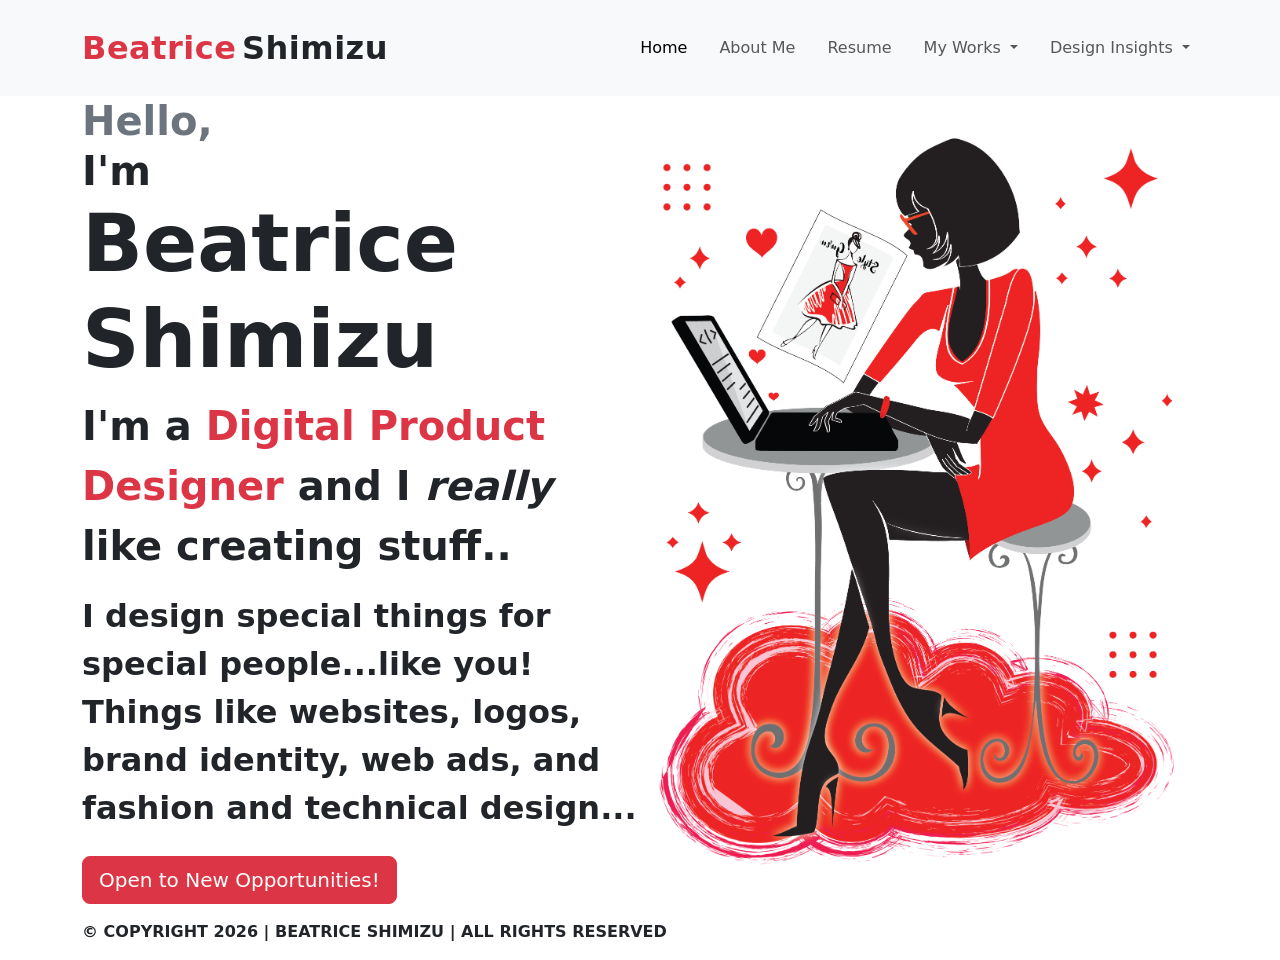
<file: Beatrice Shimizu Portfolio w-Bootstrap NEW REVISED    4-26-26/index.html>
<!doctype html>
<html lang="en">
  <head>
    <meta charset="utf-8">
    <meta name="viewport" content="width=device-width, initial-scale=1">
   
    <link href="https://cdn.jsdelivr.net/npm/bootstrap@5.3.8/dist/css/bootstrap.min.css" rel="stylesheet" />

  <link rel="stylesheet" href="custom.css?v=20260422b"/>
  
  <title>Beatrice Shimizu Portfolio</title>
  </head>
  <body>

      <!-- Navbar -->
<nav class="navbar navbar-expand-lg navbar-light bg-body-tertiary portfolio-navbar py-4">
  <div class="container">
    <a class="navbar-brand" href="#"><span class="text-danger">Beatrice</span> <span class="text-dark">Shimizu</span></a>

    <button class="navbar-toggler" type="button" data-bs-toggle="collapse"    
    data-bs-target="#navbarNavDropdown" aria-controls="navbarNavDropdown" aria-expanded="false" aria-label="Toggle navigation">
      <span class="navbar-toggler-icon"></span>
    </button>

    <div class="collapse navbar-collapse justify-content-end" id="navbarNavDropdown">

      <ul class="navbar-nav align-items-lg-center gap-lg-3">
        <li class="nav-item">
          <a class="nav-link active" aria-current="page" href="index.html">Home</a>
        </li>

        <li class="nav-item">
          <a class="nav-link" href="about-me.html">About Me</a>
        </li>
        <li class="nav-item">
          <a class="nav-link" href="resume.html">Resume</a>
        </li>
        <li class="nav-item dropdown">
          
          <a class="nav-link dropdown-toggle" href="photoshop-projects.html" data-bs-toggle="dropdown" aria-expanded="false">
           My Works
          </a>
          <ul class="dropdown-menu">
            <li><a class="dropdown-item" href="photoshop-projects.html">Photoshop Projects</a></li>
            <li><a class="dropdown-item" href="branding.html">Branding</a></li>
            <li><a class="dropdown-item" href="interactive-ads.html">Interactive Ads</a></li>
  
          </ul>
        </li>
        <li class="nav-item dropdown">
          <a class="nav-link dropdown-toggle" href="design-insights.html" data-bs-toggle="dropdown" aria-expanded="false">
           Design Insights
          </a>
          <ul class="dropdown-menu">
            <li><a class="dropdown-item" href="color-theory-overview.html">Color Theory Overview</a></li>
            <li><a class="dropdown-item" href="color-themes.html">Color Themes</a></li>
            <li><a class="dropdown-item" href="color-theory-article.html">Color Theory Article</a></li>
            <li><a class="dropdown-item" href="typography-overview.html">Typography Overview</a></li>
            <li><a class="dropdown-item" href="font-types-article.html">Font Types Article</a></li>
            <li><a class="dropdown-item" href="typography-article.html">Typography Article</a></li>
          </ul>
        </li>
      </ul>
    </div>
  </div>
</nav>

<!-- home page - SHOWCASE -->

<!--section class="bg-light text-dark py-5 text-right">-->
  <div class="container">
    <div class="d-sm-flex align-items-center justify-content-between">
      <div>
        <div class="fs-1 fw-bold lh-sm"> <span class="text-secondary fw-bold">Hello,</span><br><span class="text-secondary fw-bold"></span>I'm <h1 class="display-1 fw-bold">Beatrice Shimizu</h1></div>
              
        <p class="fs-1 fw-bold"> I'm a<span class="text-danger"> Digital Product Designer</span>
       and I <em>really</em> like creating stuff..
        </p>
        
        <p class="fs-2     fw-semibold">
         I design special things for special people...like you! 
        Things like websites, logos, brand identity, web ads,
        and fashion and technical design...
        </p>
 <p class="lead my-4"></p>


        <button
          type="button"
          class="btn btn-danger btn-lg"
          data-bs-toggle="modal"
          data-bs-target="#openToModal"
        >
          Open to New Opportunities!
        </button>
      </div>
      <img class="img-fluid w-50 mt-4 mt-lg-0" src="images/red-lady-typing.png" alt="Red Lady Typing">
    </div>
  </div>

<!-- Contact Modal -->
<div class="modal fade" id="openToModal" tabindex="-1" role="dialog" aria-labelledby="openToModalLabel" aria-hidden="true">
  <div class="modal-dialog modal-dialog-centered">
    <div class="modal-content border-0 rounded-4 shadow">
      <div class="modal-body p-4 p-md-5">
        <h2 class="text-center text-danger mb-4" id="openToModalLabel">Open to New Opportunities</h2>
        <div class="text-center">
          <p class="fs-5 mb-3">The easiest way to reach me is by email.</p>
          <p class="fs-4 fw-semibold mb-4">beatrice.shimizu@gmail.com</p>
          <div class="d-grid gap-2">
            <a href="mailto:beatrice.shimizu@gmail.com" class="btn btn-danger btn-lg">Email Me</a>
            <div class="text-center my-2">
              <span class="fs-5 fw-semibold text-secondary">or call me at <a href="tel:2013215160" class="text-decoration-none text-danger">201-321-5160</a></span>
            </div>
            <button type="button" class="btn btn-outline-secondary" data-bs-dismiss="modal">Close</button>
          </div>
        </div>
      </div>
    </div>
  </div>
</div>

<!-- end home page  -->

<!-- footer  -->

<footer class="mt-auto py-3 bg-white text-dark">
      <div class="container text-left">
          <div class="text-dark fw-semibold">
          &copy; COPYRIGHT 2026 | BEATRICE SHIMIZU | ALL RIGHTS RESERVED
        </div>
      </div>
</footer>


<script src="https://cdn.jsdelivr.net/npm/bootstrap@5.3.8/dist/js/bootstrap.bundle.min.js"></script>
  </body>
</html>
</file>
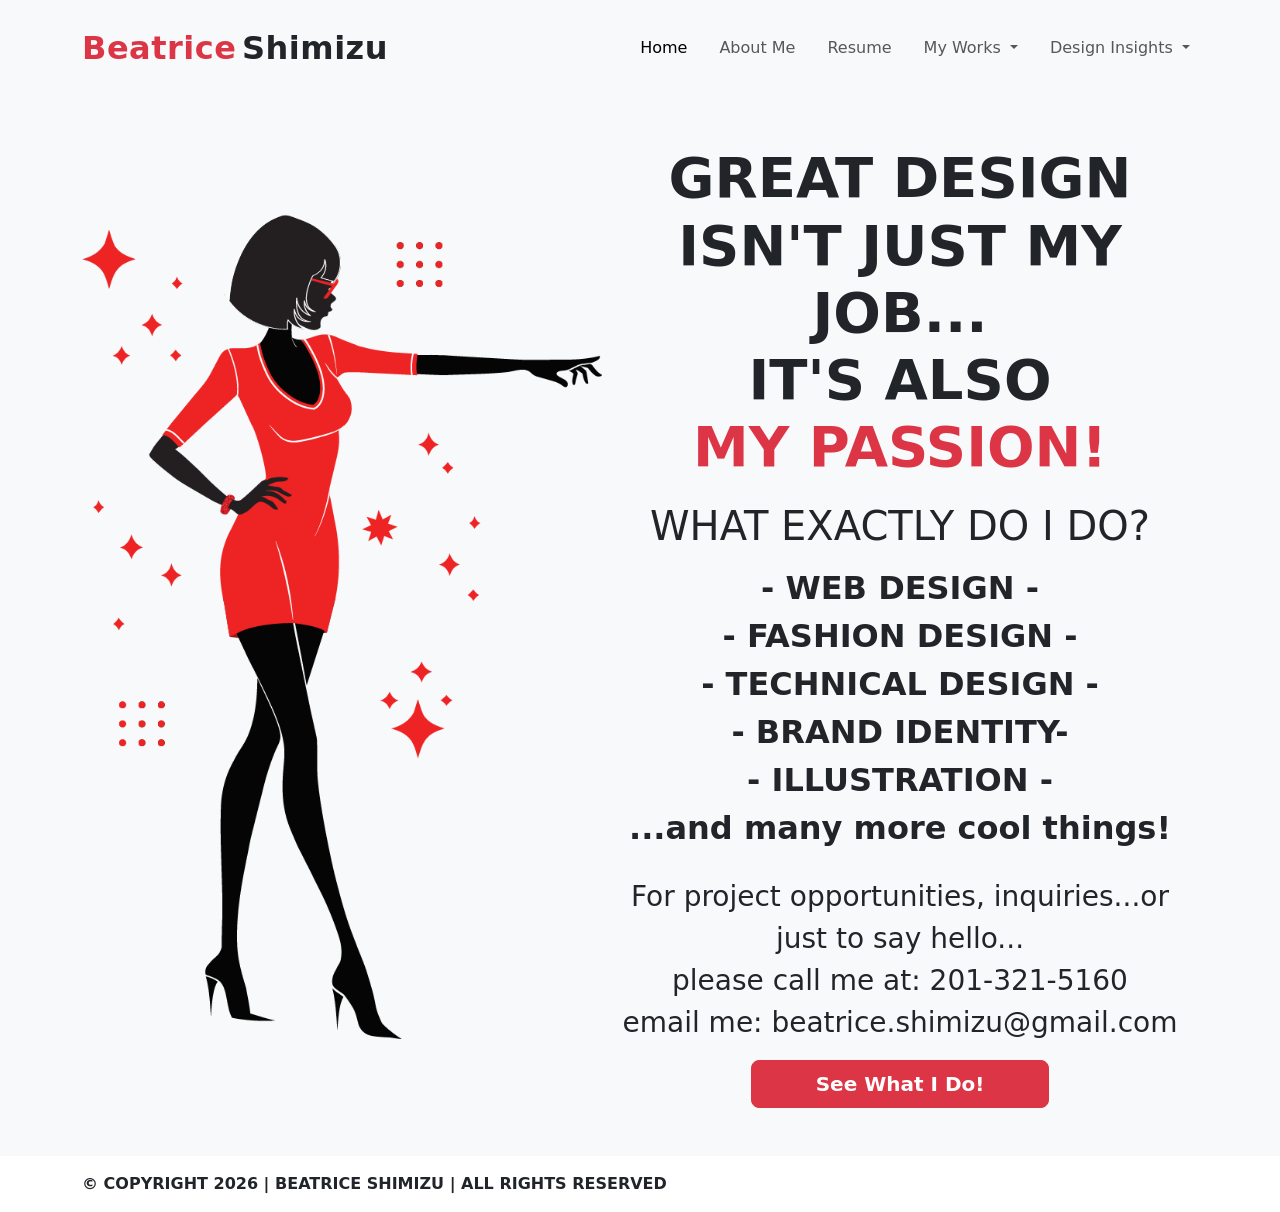
<file: Beatrice Shimizu Portfolio w-Bootstrap NEW REVISED    4-26-26/about-me.html>
<!doctype html>
<html lang="en">
  <head>
    <meta charset="utf-8">
    <meta name="viewport" content="width=device-width, initial-scale=1">
   
    <link href="https://cdn.jsdelivr.net/npm/bootstrap@5.3.8/dist/css/bootstrap.min.css" rel="stylesheet" />

  <link rel="stylesheet" href="custom.css?v=20260422b"/>

  <title>Beatrice Shimizu Portfolio</title>
  </head>
  <body>

      <!-- Navbar -->

      
<nav class="navbar navbar-expand-lg navbar-light bg-body-tertiary portfolio-navbar py-4">
  <div class="container">
    <a class="navbar-brand" href="#"><span class="text-danger">Beatrice</span> <span class="text-dark">Shimizu</span></a>

    <button class="navbar-toggler" type="button" data-bs-toggle="collapse"    
    data-bs-target="#navbarNavDropdown" aria-controls="navbarNavDropdown" aria-expanded="false" aria-label="Toggle navigation">
      <span class="navbar-toggler-icon"></span>
    </button>

    <div class="collapse navbar-collapse justify-content-end" id="navbarNavDropdown">

      <ul class="navbar-nav align-items-lg-center gap-lg-3">
        <li class="nav-item">
          <a class="nav-link active" aria-current="page" href="index.html">Home</a>
        </li>

        <li class="nav-item">
          <a class="nav-link" href="about-me.html">About Me</a>
        </li>
        <li class="nav-item">
          <a class="nav-link" href="resume.html">Resume</a>
        </li>
        <li class="nav-item dropdown">
          
          <a class="nav-link dropdown-toggle" href="about-me.html" data-bs-toggle="dropdown" aria-expanded="false">
           My Works
          </a>
          <ul class="dropdown-menu">
            <li><a class="dropdown-item" href="photoshop-projects.html">Photoshop Projects</a></li>
            <li><a class="dropdown-item" href="branding.html">Branding</a></li>
            <li><a class="dropdown-item" href="interactive-ads.html">Interactive Ads</a></li>
  
          </ul>
        </li>
        <li class="nav-item dropdown">
          <a class="nav-link dropdown-toggle" href="design-insights.html" data-bs-toggle="dropdown" aria-expanded="false">
           Design Insights
          </a>
          <ul class="dropdown-menu">
            <li><a class="dropdown-item" href="color-theory-overview.html">Color Theory Overview</a></li>
            <li><a class="dropdown-item" href="color-themes.html">Color Themes</a></li>
            <li><a class="dropdown-item" href="color-theory-article.html">Color Theory Article</a></li>
            <li><a class="dropdown-item" href="typography-overview.html">Typography Overview</a></li>
            <li><a class="dropdown-item" href="font-types-article.html">Font Types Article</a></li>
            <li><a class="dropdown-item" href="typography-article.html">Typography Article</a></li>
          </ul>
        </li>
      </ul>
    </div>
  </div>
</nav>

<!-- home page - SHOWCASE -->

<section class="about-page-hero bg-light text-dark p-5 text-center text-sm-start">
  <div class="container">
    <div class="d-flex flex-column flex-lg-row align-items-center justify-content-between">
      <img class="about-image img-fluid w-50 mb-4 mb-lg-0" src="images/red-lady-standing.png" alt="Illustration of a woman standing">
      <div class="about-copy">
        <div class="col text-center">
          <h1 class="display-4 fw-bold mb-3">
            <span class="text-dark"> GREAT DESIGN ISN'T JUST MY JOB... <br> IT'S ALSO <br> <span class="text-danger">MY PASSION!</span></span>
          </h1>
          <p class="fs-1 fw-regular mb-2">WHAT EXACTLY DO I DO?</p>
          <p class="fs-2 fw-semibold mb-4">
            - WEB DESIGN - <br>
            - FASHION DESIGN - <br>
            - TECHNICAL DESIGN - <br>
            - BRAND IDENTITY- <br>
            - ILLUSTRATION - <br>
            ...and many more cool things!
          </p>
          <p class="fs-3 fw-regular mb-2">
            For project opportunities, inquiries...or just to say hello...<br>
            please call me at: 201-321-5160<br>
            email me: beatrice.shimizu@gmail.com
          </p>
          <p class="lead my-3"></p>

          <div class="about-cta-wrap d-grid gap-2 col-12 col-sm-6 mx-auto">
            <a
              href="https://indd.adobe.com/view/0ab6bc56-daa6-49a3-8986-ab0ff0c58e16"
              class="btn btn-danger btn-lg"
              target="_blank"
              rel="noopener noreferrer"
            ><strong>See What I Do!</strong></a>
          </div>
        </div>
      </div>
    </div>
  </div>
</section>

    <footer class="mt-auto py-3 bg-white text-dark">
      <div class="container text-start">
        <div class="text-dark fw-semibold">
          &copy; COPYRIGHT 2026 | BEATRICE SHIMIZU | ALL RIGHTS RESERVED
        </div>
      </div>
    </footer> 


    <script src="https://cdn.jsdelivr.net/npm/bootstrap@5.3.8/dist/js/bootstrap.bundle.min.js"></script>
  </body>
</html>
</file>
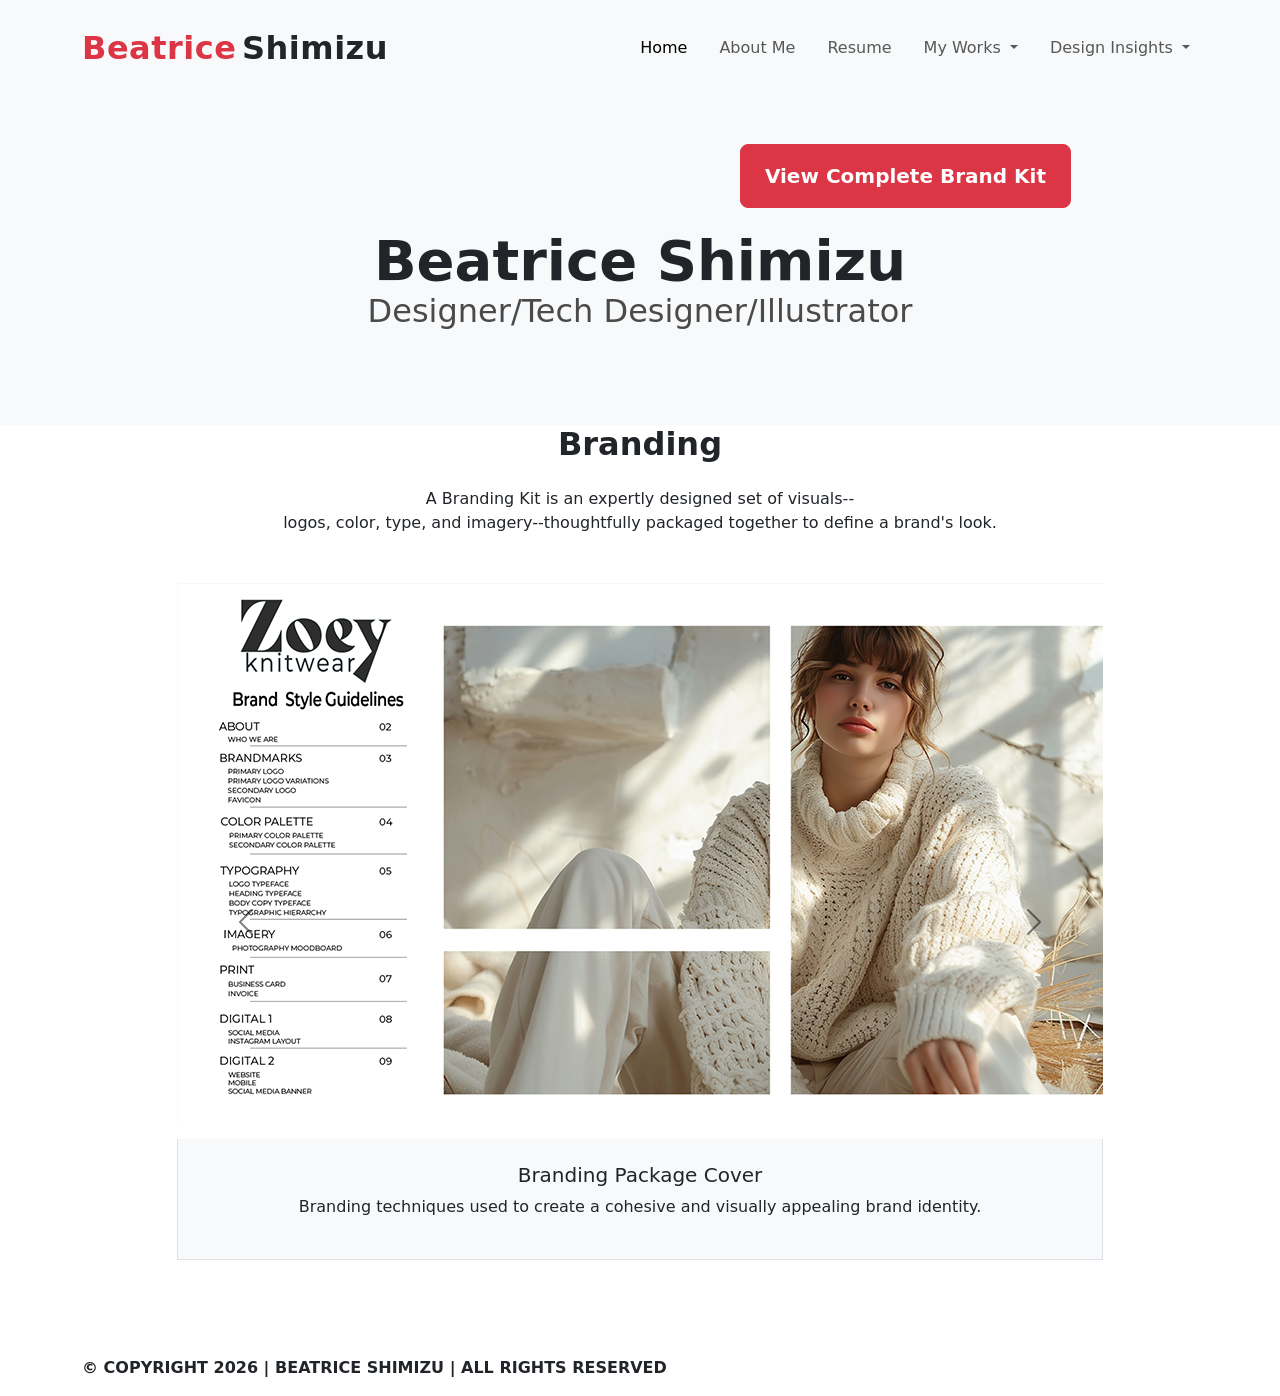
<file: Beatrice Shimizu Portfolio w-Bootstrap NEW REVISED    4-26-26/branding.html>
<!doctype html>
<html lang="en">
  <head>
    <meta charset="utf-8">
    <meta name="viewport" content="width=device-width, initial-scale=1">

    <link href="https://cdn.jsdelivr.net/npm/bootstrap@5.3.8/dist/css/bootstrap.min.css" rel="stylesheet">
    <link rel="stylesheet" href="custom.css?v=20260422b">
    <title>Beatrice Shimizu Portfolio</title>
  </head>
  <body>

    <!-- Navbar -->
    <nav class="navbar navbar-expand-lg navbar-light bg-body-tertiary portfolio-navbar py-4">
      <div class="container">
        <a class="navbar-brand" href="index.html"><span class="text-danger">Beatrice</span> <span class="text-dark">Shimizu</span></a>

        <button
          class="navbar-toggler"
          type="button"
          data-bs-toggle="collapse"
          data-bs-target="#navbarNavDropdown"
          aria-controls="navbarNavDropdown"
          aria-expanded="false"
          aria-label="Toggle navigation"
        >
          <span class="navbar-toggler-icon"></span>
        </button>

        <div class="collapse navbar-collapse justify-content-end" id="navbarNavDropdown">
          <ul class="navbar-nav align-items-lg-center gap-lg-3">
            <li class="nav-item">
              <a class="nav-link active" aria-current="page" href="index.html">Home</a>
            </li>

            <li class="nav-item">
              <a class="nav-link" href="about-me.html">About Me</a>
            </li>

            <li class="nav-item">
              <a class="nav-link" href="resume.html">Resume</a>
            </li>

            <li class="nav-item dropdown">
              <a class="nav-link dropdown-toggle" href="branding.html" data-bs-toggle="dropdown" aria-expanded="false">
                My Works
              </a>
              <ul class="dropdown-menu">
                <li><a class="dropdown-item" href="photoshop-projects.html">Photoshop Projects</a>
                </li>

                <li><a class="dropdown-item" href="branding.html">Branding</a></li>
                <li><a class="dropdown-item" href="interactive-ads.html">Interactive Ads</a></li>
              </ul>
            </li>

            
            <li class="nav-item dropdown">
              <a class="nav-link dropdown-toggle" href="design-insights.html" data-bs-toggle="dropdown" aria-expanded="false">
                Design Insights
              </a>
              <ul class="dropdown-menu">
                <li><a class="dropdown-item" href="color-theory-overview.html">Color Theory Overview</a></li>
                <li><a class="dropdown-item" href="color-themes.html">Color Themes</a></li>
                <li><a class="dropdown-item" href="color-theory-article.html">Color Theory Article</a></li>
                <li><a class="dropdown-item" href="typography-overview.html">Typography Overview</a></li>
                <li><a class="dropdown-item" href="font-types-article.html">Font Types Article</a></li>
                <li><a class="dropdown-item" href="typography-article.html">Typography Article</a></li>
              </ul>
            </li>
          </ul>
        </div>
      </div>
    </nav>

    <!-- end navbar -->

    <!-- DOWNLOAD RESUME -->

    <section class="bg-light text-dark p-5 text-center text-sm-start">
      <div class="container">
        <div class="row justify-content-center">
          <div class="col-md-6 col-lg-10">
            <div class="resume-download-wrap d-flex justify-content-end mb-4">
              <a
                href="https://indd.adobe.com/view/baf6ea75-3f39-42d5-a8e0-fb0a8b49c361"
                class="btn btn-danger btn-lg fw-bold px-4 py-3"
                target="_blank"
                rel="noopener noreferrer"
              >
                View Complete Brand Kit 
              </a>
            </div>
            <div class="resume-header mb-4 text-center"> 
              <h1 class="display-4 fw-bold mb-0">Beatrice Shimizu</h1>
              <p class="resume-subtitle mb-0">Designer/Tech Designer/Illustrator</p>
            </div>
          </div>
        </div>
      </div>
    </section>

  <div class="container">
    <div class="row justify-content-center">
      <div class="col-md-10 col-lg-10">
         <h2 class="mb-4 text-center fw-bold">Branding</h2>
          <p class="mb-5 text-center">A Branding Kit is an expertly designed set of visuals--<br>logos, color, type, and imagery--thoughtfully packaged together to define a brand's look.</p>

    <div id="carouselBranding" class="carousel slide" data-bs-interval="false">
      <div class="carousel-inner">
    
    <!-- Slide 1 -->
        <div class="carousel-item active">
          <img src="images/branding%20package-cover.webp" 
               class="d-block mx-auto vh-50 object-fit-contain" 
               alt="BRANDING PACKAGE COVER">
          <div class="caption-container text-center mt-3">
            <h3 class="h5">Branding Package Cover</h3>
            <p>Branding techniques used to create a cohesive and visually appealing brand identity.</p>
          </div>
        </div>

    <!-- Slide 2 -->
        <div class="carousel-item">
          <img src="images/logo-samples.webp"
               class="d-block mx-auto vh-50 object-fit-contain"
               alt="LOGO SAMPLES">
          <div class="caption-container text-center mt-3">
            <h3 class="h5">Logo Samples</h3>
            <p>Examples of logo designs showcasing creativity and brand identity.</p>
          </div>
        </div>

    <!-- Slide 3 -->
        <div class="carousel-item">
          <img src="images/photography-moodboard.webp"
               class="d-block mx-auto vh-50 object-fit-contain" 
               alt="PHOTOGRAPHY MOODBOARD">
          <div class="caption-container text-center mt-3">
            <h3 class="h5">Photography Moodboard</h3>
            <p>A collection of images and visual references to inspire and guide the photography style for a project, presenting a curated visual roadmap that translates brand identity into a tangible, consistent photographic style. </p>
          </div>
        </div>
      </div>

      <!-- Controls (Targets match the ID above) -->
      <button class="carousel-control-prev" type="button"
       data-bs-target="#carouselBranding" data-bs-slide="prev">
        <span class="carousel-control-prev-icon" aria-hidden="true" style="filter: invert(1);"></span>
        <span class="visually-hidden">Previous</span>
      </button>
      <button class="carousel-control-next" type="button" data-bs-target="#carouselBranding" data-bs-slide="next">
        <span class="carousel-control-next-icon" aria-hidden="true" style="filter: invert(1);"></span>
        <span class="visually-hidden">Next</span>
      </button>
    </div>
      </div>
    </div>
  </div>

    <!-- FOOTER -->
     <footer class="mt-auto py-3 bg-white text-dark">
      <div class="container text-start">
        <div class="text-dark fw-semibold">
          &copy; COPYRIGHT 2026 | BEATRICE SHIMIZU | ALL RIGHTS RESERVED
        </div>
      </div>
    </footer> 

     

    <script src="https://cdn.jsdelivr.net/npm/bootstrap@5.3.8/dist/js/bootstrap.bundle.min.js">
   </script>
  </body>
</html>
</file>
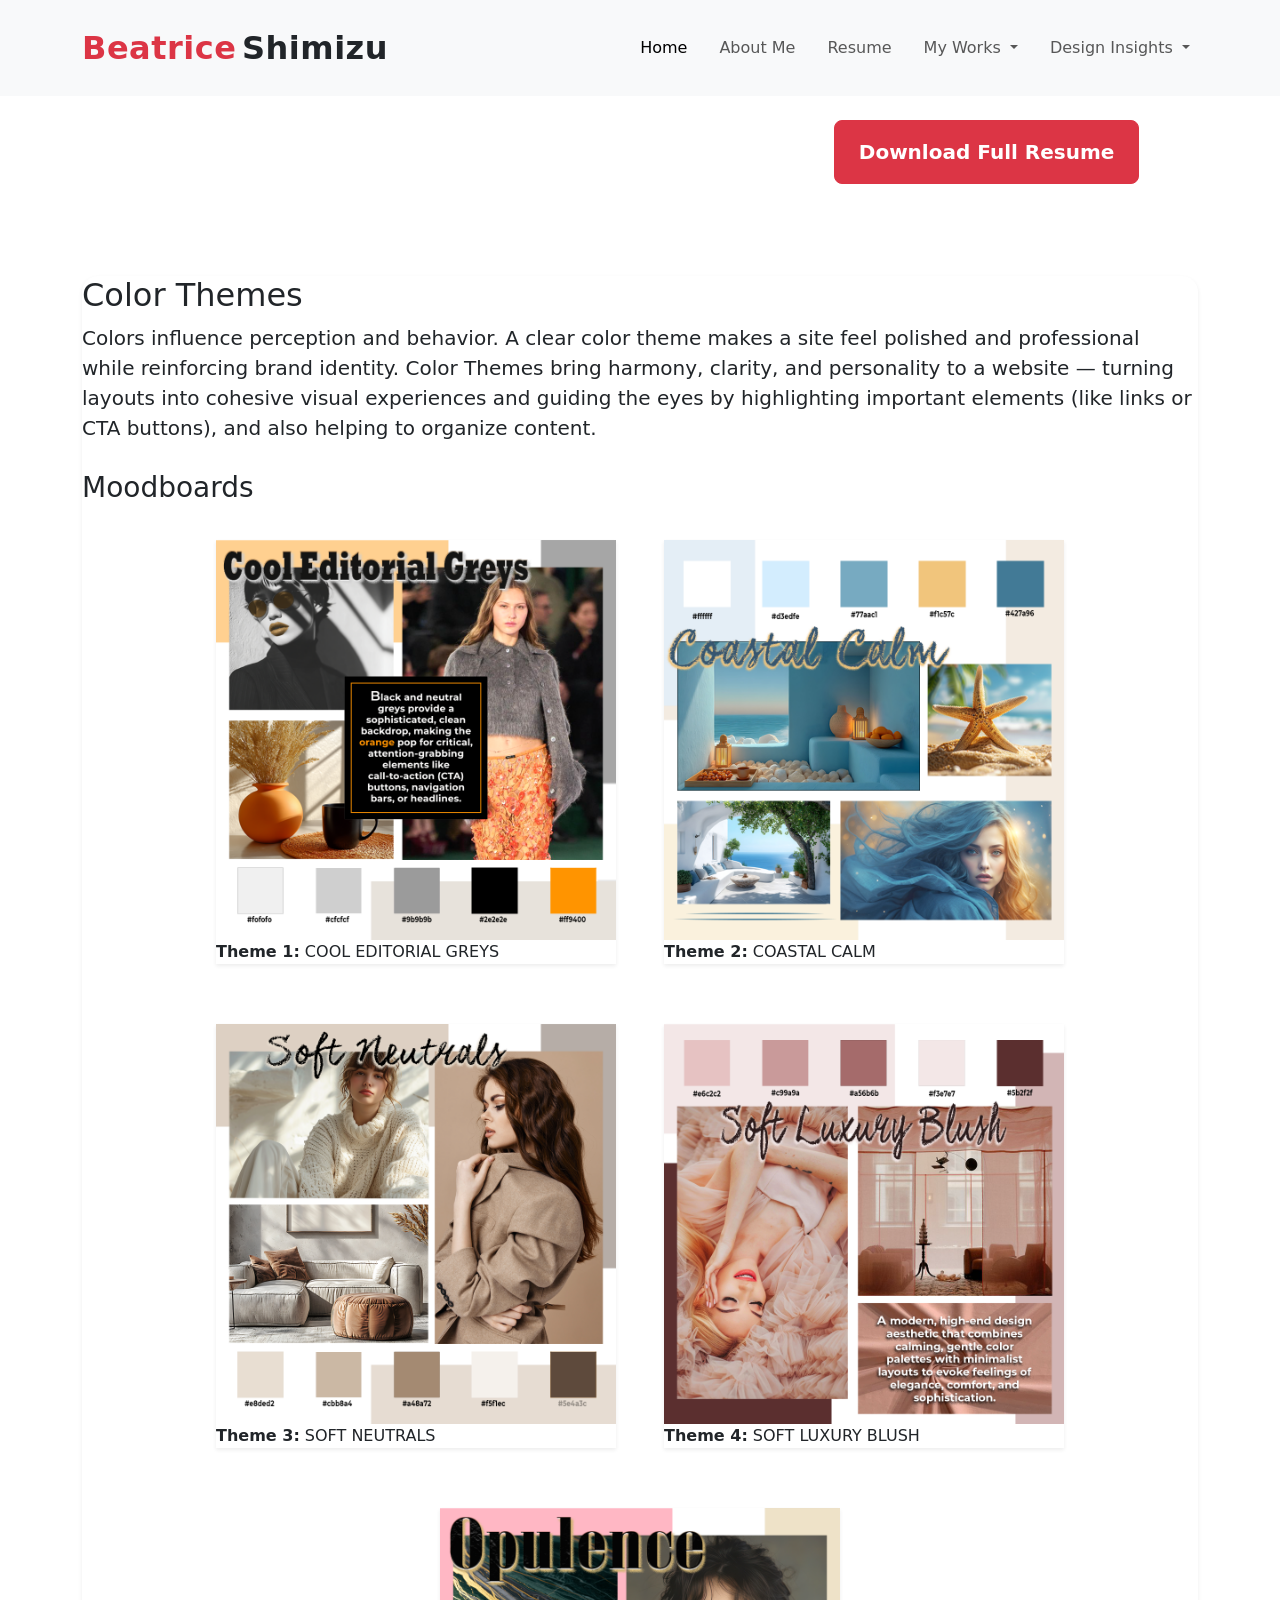
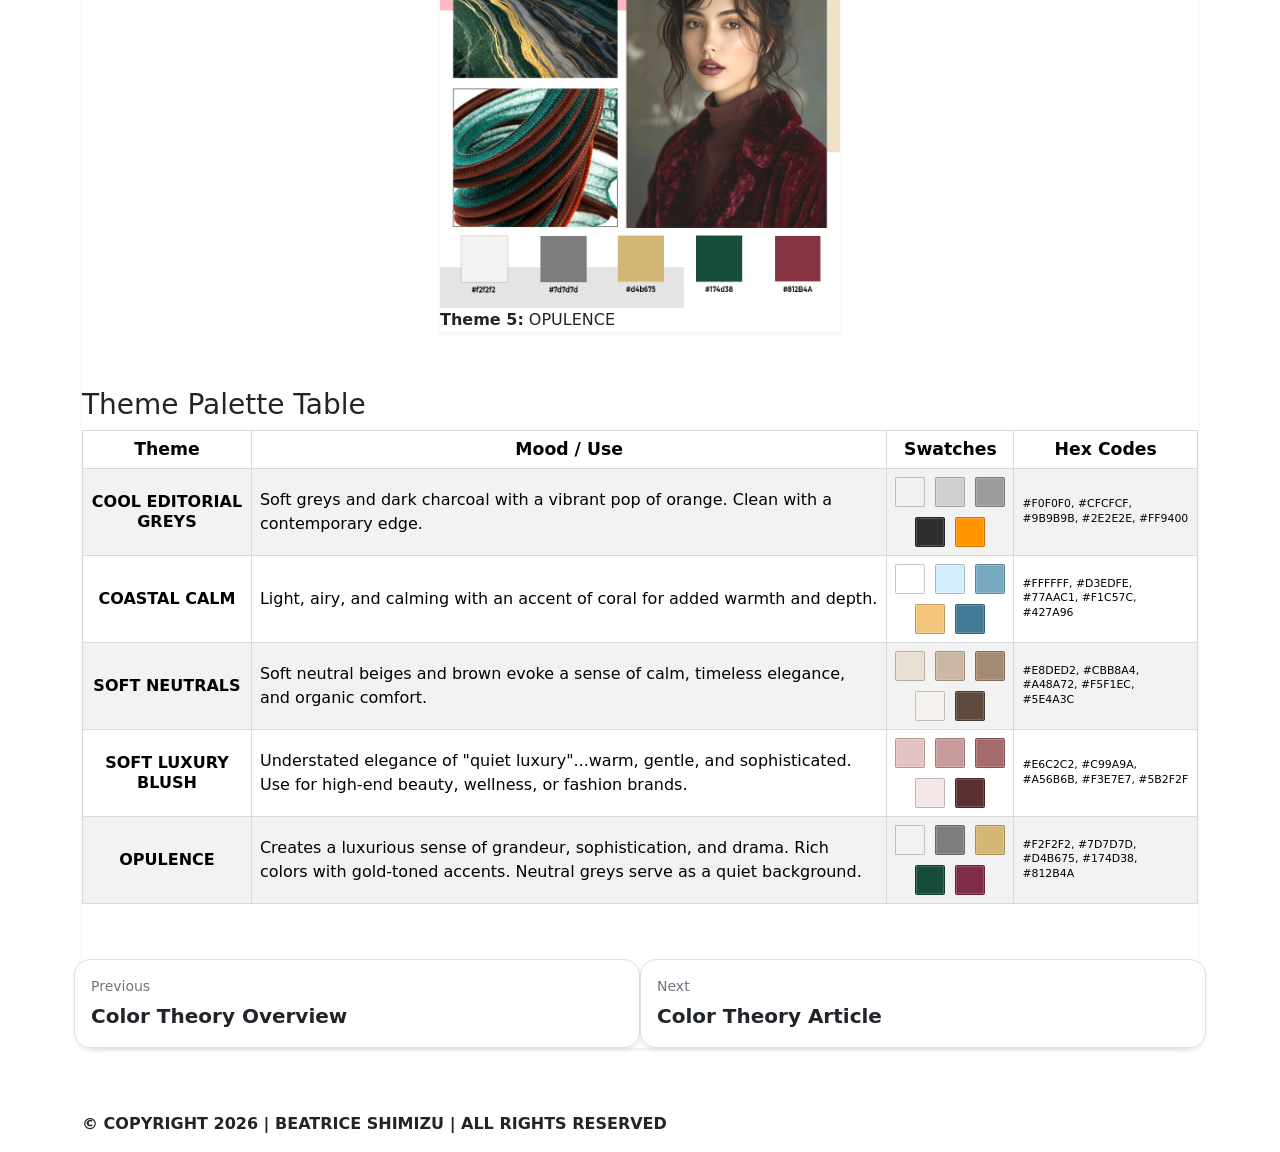
<file: Beatrice Shimizu Portfolio w-Bootstrap NEW REVISED    4-26-26/color-themes.html>
<!doctype html>
<html lang="en">
  <head>
    <meta charset="utf-8">
    <meta name="viewport" content="width=device-width, initial-scale=1">

    <link
      href="https://cdn.jsdelivr.net/npm/bootstrap@5.3.8/dist/css/bootstrap.min.css"
      rel="stylesheet"
    >

    <link rel="stylesheet" href="custom.css?v=20260424ad">

    <title>Beatrice Shimizu Portfolio</title>
  </head>
  <body>
    <!-- Navbar -->
    <nav class="navbar navbar-expand-lg navbar-light bg-body-tertiary portfolio-navbar py-4">
      <div class="container">
        <a class="navbar-brand" href="#"><span class="text-danger">Beatrice</span> <span class="text-dark">Shimizu</span></a>

        <button
          class="navbar-toggler"
          type="button"
          data-bs-toggle="collapse"
          data-bs-target="#navbarNavDropdown"
          aria-controls="navbarNavDropdown"
          aria-expanded="false"
          aria-label="Toggle navigation"
        >
          <span class="navbar-toggler-icon"></span>
        </button>

        <div class="collapse navbar-collapse justify-content-end" id="navbarNavDropdown">
          <ul class="navbar-nav align-items-lg-center gap-lg-3">
            <li class="nav-item">
              <a class="nav-link active" aria-current="page" href="index.html">Home</a>
            </li>

            <li class="nav-item">
              <a class="nav-link" href="about-me.html">About Me</a>
            </li>

            <li class="nav-item">
              <a class="nav-link" href="resume.html">Resume</a>
            </li>

            <li class="nav-item dropdown">
              <a class="nav-link dropdown-toggle" href="my-works.html" data-bs-toggle="dropdown" aria-expanded="false">
                My Works
              </a>
              <ul class="dropdown-menu">
                <li><a class="dropdown-item" href="photoshop-projects.html">Photoshop Projects</a></li>
                <li><a class="dropdown-item" href="branding.html">Branding</a></li>
                <li><a class="dropdown-item" href="interactive-ads.html">Interactive Ads</a></li>
              </ul>
            </li>

            <li class="nav-item dropdown">
              <a class="nav-link dropdown-toggle" href="design-insights.html" data-bs-toggle="dropdown" aria-expanded="false">
                Design Insights
              </a>
              <ul class="dropdown-menu">
                <li><a class="dropdown-item" href="color-theory-overview.html">Color Theory Overview</a></li>
                <li><a class="dropdown-item" href="color-themes.html">Color Themes</a></li>
                <li><a class="dropdown-item" href="color-theory-article.html">Color Theory Article</a></li>
                <li><a class="dropdown-item" href="typography-overview.html">Typography Overview</a></li>
                <li><a class="dropdown-item" href="font-types-article.html">Font Types Article</a></li>
                <li><a class="dropdown-item" href="typography-article.html">Typography Article</a></li>
              </ul>
            </li>
          </ul>
        </div>
      </div>
    </nav>

    <!-- end navbar -->

    <!-- resume download link -->
    

        <div class="row justify-content-center">
          <div class="col-md-6 col-lg-10">
            <div class="resume-download-wrap d-flex justify-content-end mt-4 mb-4">
              <a
                href="https://indd.adobe.com/view/77c7edc3-7a5c-421d-ab00-d18dabd2a2d5"
                class="btn btn-danger btn-lg fw-bold px-4 py-3"
                target="_blank"
                rel="noopener noreferrer"
              >
                Download Full Resume
              </a>
            </div>
            <div class="resume-header mb-4">
            </div>
          </div>
        </div>
            
            
              <!-- start main content -->
<main class="container flex-grow-1 color-themes-page py-4 py-lg-5">
  <section class="card shadow-sm border-0 rounded-4">
    <header class="prose mx-auto">
      <h2 class="color-themes-heading">Color Themes</h2> 
      <p class="lead">
        Colors influence perception and behavior. A clear color theme makes a site feel polished and professional while reinforcing brand identity.  
        Color Themes bring harmony, clarity, and personality to a website &mdash; turning layouts into cohesive visual experiences and guiding the eyes by highlighting 
        important elements (like links or CTA buttons), and also helping to organize content.
      </p>
    </header>

    <section class="content-block">
      <div class="prose">
        <h3>Moodboards</h3>
      </div>

      <div class="media-grid row row-cols-1 row-cols-md-2 row-cols-xl-3 g-4">
        <figure class="col figure theme-card shadow-sm h-100" data-theme="1" tabindex="0">
          <div class="media"><img class="img-fluid" src="images/THEMEBOARD%201_COOL%20EDITORIAL%20GREYS.png" alt="Cool Editorial Greys"></div>
          <figcaption class="caption"><strong>Theme 1:</strong> COOL EDITORIAL GREYS</figcaption>
        </figure>

        <figure class="col figure theme-card shadow-sm h-100" data-theme="2" tabindex="0">
          <div class="media"><img class="img-fluid" src="images/THEMEBOARD%202_COASTAL%20CALM.png" alt="Coastal Calm"></div>
          <figcaption class="caption"><strong>Theme 2:</strong> COASTAL CALM</figcaption>
        </figure>

        <figure class="col figure theme-card shadow-sm h-100" data-theme="3" tabindex="0">
          <div class="media"><img class="img-fluid" src="images/THEMEBOARD%203_SOFT%20NEUTRALS.png" alt="Soft Neutrals"></div>
          <figcaption class="caption"><strong>Theme 3:</strong> SOFT NEUTRALS</figcaption>
        </figure>

        <figure class="col figure theme-card shadow-sm h-100" data-theme="4" tabindex="0">
          <div class="media"><img class="img-fluid" src="images/THEMEBOARD%204_SOFT%20LUXURY%20BLUSH.png" alt="Soft Luxury Blush"></div>
          <figcaption class="caption"><strong>Theme 4:</strong> SOFT LUXURY BLUSH</figcaption>
        </figure>

        <figure class="col figure theme-card shadow-sm h-100" data-theme="5" tabindex="0">
         <div class="media"><img class="img-fluid" src="images/THEMEBOARD%205_OPULENCE.png" alt="Opulence"></div>
          <figcaption class="caption"><strong>Theme 5:</strong> OPULENCE</figcaption>
        </figure>
      </div>
    </section>

    <section class="content-block">
      <div class="prose">
        <h3 class="theme-palette-heading" id="theme-palette-heading">Theme Palette Table</h3>
      </div>

      <div class="table-wrap table-responsive d-none d-md-block" role="region" aria-labelledby="theme-palette-heading">
        <table class="table table-striped align-middle theme-palette-table">
          <caption class="visually-hidden">Color theme palette table</caption>
          <thead>
            <tr>
              <th scope="col">Theme</th>
              <th scope="col">Mood / Use</th>
              <th scope="col">Swatches</th>
              <th scope="col">Hex Codes</th>
            </tr>
          </thead>
          <tbody>
            <tr>
              <td data-label="Theme"><strong>COOL EDITORIAL GREYS</strong></td>
              <td data-label="Mood / Use">Soft greys and dark charcoal with a vibrant pop of orange.  Clean with a contemporary edge.</td>
              <td data-label="Swatches">
                <div class="swatches">
                  <span class="d-inline-flex flex-column align-items-center gap-1">
                    <span class="swatch" style="background:#f0f0f0"></span>
                  </span>
                  <span class="d-inline-flex flex-column align-items-center gap-1">
                    <span class="swatch" style="background:#cfcfcf"></span>
                  </span>
                  <span class="d-inline-flex flex-column align-items-center gap-1">
                    <span class="swatch" style="background:#9b9b9b"></span>
                  </span>
                  <span class="d-inline-flex flex-column align-items-center gap-1">
                    <span class="swatch" style="background:#2e2e2e"></span>
                  </span>
                  <span class="d-inline-flex flex-column align-items-center gap-1">
                    <span class="swatch" style="background:#ff9400"></span>
                  </span>
                </div>
              </td>
              <td class="text-break" data-label="Hex Codes">#F0F0F0, #CFCFCF, #9B9B9B, #2E2E2E, #FF9400</td>
            </tr>

            <tr>
              <td data-label="Theme"><strong>COASTAL CALM</strong></td>
              <td data-label="Mood / Use">Light, airy, and calming with an accent of coral for added warmth and depth.</td>
             
              <td data-label="Swatches">
                <div class="swatches">
                  <span class="d-inline-flex flex-column align-items-center gap-1">
                    <span class="swatch" style="background:#ffffff"></span>
                  </span>
                  <span class="d-inline-flex flex-column align-items-center gap-1">
                    <span class="swatch" style="background:#d3edfe"></span>
                  </span>
                  <span class="d-inline-flex flex-column align-items-center gap-1">
                    <span class="swatch" style="background:#77aac1"></span>
                  </span>
                  <span class="d-inline-flex flex-column align-items-center gap-1">
                    <span class="swatch" style="background:#f1c57c"></span>
                  </span>
                  <span class="d-inline-flex flex-column align-items-center gap-1">
                    <span class="swatch" style="background:#427a96"></span>
                  </span>
                </div>
              </td>
              <td class="text-break" data-label="Hex Codes">#FFFFFF, #D3EDFE, #77AAC1, #F1C57C, #427A96</td>
            </tr>

            <tr>
              <td data-label="Theme"><strong>SOFT NEUTRALS</strong></td>
              <td data-label="Mood / Use">Soft neutral beiges and brown evoke a sense of calm, timeless elegance, and organic comfort.</td>
              <td data-label="Swatches">
                <div class="swatches">
                  <span class="d-inline-flex flex-column align-items-center gap-1">
                    <span class="swatch" style="background:#e8ded2"></span>
                  </span>
                  <span class="d-inline-flex flex-column align-items-center gap-1">
                    <span class="swatch" style="background:#cbb8a4"></span>
                  </span>
                  <span class="d-inline-flex flex-column align-items-center gap-1">
                    <span class="swatch" style="background:#a48a72"></span>
                  </span>
                  <span class="d-inline-flex flex-column align-items-center gap-1">
                    <span class="swatch" style="background:#f5f1ec"></span>
                  </span>
                  <span class="d-inline-flex flex-column align-items-center gap-1">
                    <span class="swatch" style="background:#5e4a3c"></span>
                  </span>
                </div>
              </td>
              <td class="text-break" data-label="Hex Codes">#E8DED2, #CBB8A4, #A48A72, #F5F1EC, #5E4A3C</td>
            </tr>

            <tr>
              <td data-label="Theme"><strong>SOFT LUXURY BLUSH</strong></td>
              <td data-label="Mood / Use">Understated elegance of "quiet luxury"...warm, gentle, and sophisticated.  Use for high-end beauty, wellness, or fashion brands.</td>
              <td data-label="Swatches">
                <div class="swatches">
                  <span class="d-inline-flex flex-column align-items-center gap-1">
                    <span class="swatch" style="background:#e6c2c2"></span>
                  </span>
                  <span class="d-inline-flex flex-column align-items-center gap-1">
                    <span class="swatch" style="background:#c99a9a"></span>
                  </span>
                  <span class="d-inline-flex flex-column align-items-center gap-1">
                    <span class="swatch" style="background:#a56b6b"></span>
                  </span>
                  <span class="d-inline-flex flex-column align-items-center gap-1">
                    <span class="swatch" style="background:#f3e7e7"></span>
                  </span>
                  <span class="d-inline-flex flex-column align-items-center gap-1">
                    <span class="swatch" style="background:#5b2f2f"></span>
                  </span>
                </div>
              </td>
              <td class="text-break" data-label="Hex Codes">#E6C2C2, #C99A9A, #A56B6B, #F3E7E7, #5B2F2F</td>
            </tr>

            <tr>
              <td data-label="Theme"><strong>OPULENCE</strong></td>
              <td data-label="Mood / Use">Creates a luxurious sense of grandeur, sophistication, and drama.  Rich colors with gold-toned accents.
                Neutral greys serve as a quiet background.</td>
              <td data-label="Swatches">
                <div class="swatches">
                  <span class="d-inline-flex flex-column align-items-center gap-1">
                    <span class="swatch" style="background:#f2f2f2"></span>
                  </span>
                  <span class="d-inline-flex flex-column align-items-center gap-1">
                    <span class="swatch" style="background:#7d7d7d"></span>
                  </span>
                  <span class="d-inline-flex flex-column align-items-center gap-1">
                    <span class="swatch" style="background:#d4b675"></span>
                  </span>
                  <span class="d-inline-flex flex-column align-items-center gap-1">
                    <span class="swatch" style="background:#174d38"></span>
                  </span>
                  <span class="d-inline-flex flex-column align-items-center gap-1">
                    <span class="swatch" style="background:#812b4a"></span>
                  </span>
                </div>
              </td>
              <td class="text-break" data-label="Hex Codes">#F2F2F2, #7D7D7D, #D4B675, #174D38, #812B4A</td>
            </tr>
          </tbody>
        </table>
      </div>

      <div class="theme-palette-mobile-cards d-md-none">
        <div class="theme-palette-mobile-card">
          <div class="theme-palette-mobile-item">
            <p class="theme-palette-mobile-label">Theme</p>
            <p class="theme-palette-mobile-value"><strong>COOL EDITORIAL GREYS</strong></p>
          </div>
          <div class="theme-palette-mobile-item">
            <p class="theme-palette-mobile-label">Mood / Use</p>
            <p class="theme-palette-mobile-value">Soft greys and dark charcoal with a vibrant pop of orange. Clean with a contemporary edge.</p>
          </div>
          <div class="theme-palette-mobile-item">
            <p class="theme-palette-mobile-label">Swatches</p>
            <div class="swatches">
              <span class="d-inline-flex flex-column align-items-center gap-1">
                <span class="swatch" style="background:#f0f0f0"></span>
              </span>
              <span class="d-inline-flex flex-column align-items-center gap-1">
                <span class="swatch" style="background:#cfcfcf"></span>
              </span>
              <span class="d-inline-flex flex-column align-items-center gap-1">
                <span class="swatch" style="background:#9b9b9b"></span>
              </span>
              <span class="d-inline-flex flex-column align-items-center gap-1">
                <span class="swatch" style="background:#2e2e2e"></span>
              </span>
              <span class="d-inline-flex flex-column align-items-center gap-1">
                <span class="swatch" style="background:#ff9400"></span>
              </span>
            </div>
          </div>
          <div class="theme-palette-mobile-item">
            <p class="theme-palette-mobile-label">Hex Codes</p>
            <p class="theme-palette-mobile-value theme-palette-mobile-codes">#F0F0F0, #CFCFCF, #9B9B9B, #2E2E2E, #FF9400</p>
          </div>
        </div>

        <div class="theme-palette-mobile-card">
          <div class="theme-palette-mobile-item">
            <p class="theme-palette-mobile-label">Theme</p>
            <p class="theme-palette-mobile-value"><strong>COASTAL CALM</strong></p>
          </div>
          <div class="theme-palette-mobile-item">
            <p class="theme-palette-mobile-label">Mood / Use</p>
            <p class="theme-palette-mobile-value">Light, airy, and calming with an accent of coral for added warmth and depth.</p>
          </div>
          <div class="theme-palette-mobile-item">
            <p class="theme-palette-mobile-label">Swatches</p>
            <div class="swatches">
              <span class="d-inline-flex flex-column align-items-center gap-1">
                <span class="swatch" style="background:#ffffff"></span>
              </span>
              <span class="d-inline-flex flex-column align-items-center gap-1">
                <span class="swatch" style="background:#d3edfe"></span>
              </span>
              <span class="d-inline-flex flex-column align-items-center gap-1">
                <span class="swatch" style="background:#77aac1"></span>
              </span>
              <span class="d-inline-flex flex-column align-items-center gap-1">
                <span class="swatch" style="background:#f1c57c"></span>
              </span>
              <span class="d-inline-flex flex-column align-items-center gap-1">
                <span class="swatch" style="background:#427a96"></span>
              </span>
            </div>
          </div>
          <div class="theme-palette-mobile-item">
            <p class="theme-palette-mobile-label">Hex Codes</p>
            <p class="theme-palette-mobile-value theme-palette-mobile-codes">#FFFFFF, #D3EDFE, #77AAC1, #F1C57C, #427A96</p>
          </div>
        </div>

        <div class="theme-palette-mobile-card">
          <div class="theme-palette-mobile-item">
            <p class="theme-palette-mobile-label">Theme</p>
            <p class="theme-palette-mobile-value"><strong>SOFT NEUTRALS</strong></p>
          </div>
          <div class="theme-palette-mobile-item">
            <p class="theme-palette-mobile-label">Mood / Use</p>
            <p class="theme-palette-mobile-value">Soft neutral beiges and brown evoke a sense of calm, timeless elegance, and organic comfort.</p>
          </div>
          <div class="theme-palette-mobile-item">
            <p class="theme-palette-mobile-label">Swatches</p>
            <div class="swatches">
              <span class="d-inline-flex flex-column align-items-center gap-1">
                <span class="swatch" style="background:#e8ded2"></span>
              </span>
              <span class="d-inline-flex flex-column align-items-center gap-1">
                <span class="swatch" style="background:#cbb8a4"></span>
              </span>
              <span class="d-inline-flex flex-column align-items-center gap-1">
                <span class="swatch" style="background:#a48a72"></span>
              </span>
              <span class="d-inline-flex flex-column align-items-center gap-1">
                <span class="swatch" style="background:#f5f1ec"></span>
              </span>
              <span class="d-inline-flex flex-column align-items-center gap-1">
                <span class="swatch" style="background:#5e4a3c"></span>
              </span>
            </div>
          </div>
          <div class="theme-palette-mobile-item">
            <p class="theme-palette-mobile-label">Hex Codes</p>
            <p class="theme-palette-mobile-value theme-palette-mobile-codes">#E8DED2, #CBB8A4, #A48A72, #F5F1EC, #5E4A3C</p>
          </div>
        </div>

        <div class="theme-palette-mobile-card">
          <div class="theme-palette-mobile-item">
            <p class="theme-palette-mobile-label">Theme</p>
            <p class="theme-palette-mobile-value"><strong>SOFT LUXURY BLUSH</strong></p>
          </div>
          <div class="theme-palette-mobile-item">
            <p class="theme-palette-mobile-label">Mood / Use</p>
            <p class="theme-palette-mobile-value">Understated elegance of "quiet luxury"...warm, gentle, and sophisticated. Use for high-end beauty, wellness, or fashion brands.</p>
          </div>
          <div class="theme-palette-mobile-item">
            <p class="theme-palette-mobile-label">Swatches</p>
            <div class="swatches">
              <span class="d-inline-flex flex-column align-items-center gap-1">
                <span class="swatch" style="background:#e6c2c2"></span>
              </span>
              <span class="d-inline-flex flex-column align-items-center gap-1">
                <span class="swatch" style="background:#c99a9a"></span>
              </span>
              <span class="d-inline-flex flex-column align-items-center gap-1">
                <span class="swatch" style="background:#a56b6b"></span>
              </span>
              <span class="d-inline-flex flex-column align-items-center gap-1">
                <span class="swatch" style="background:#f3e7e7"></span>
              </span>
              <span class="d-inline-flex flex-column align-items-center gap-1">
                <span class="swatch" style="background:#5b2f2f"></span>
              </span>
            </div>
          </div>
          <div class="theme-palette-mobile-item">
            <p class="theme-palette-mobile-label">Hex Codes</p>
            <p class="theme-palette-mobile-value theme-palette-mobile-codes">#E6C2C2, #C99A9A, #A56B6B, #F3E7E7, #5B2F2F</p>
          </div>
        </div>

        <div class="theme-palette-mobile-card">
          <div class="theme-palette-mobile-item">
            <p class="theme-palette-mobile-label">Theme</p>
            <p class="theme-palette-mobile-value"><strong>OPULENCE</strong></p>
          </div>
          <div class="theme-palette-mobile-item">
            <p class="theme-palette-mobile-label">Mood / Use</p>
            <p class="theme-palette-mobile-value">Creates a luxurious sense of grandeur, sophistication, and drama. Rich colors with gold-toned accents. Neutral greys serve as a quiet background.</p>
          </div>
          <div class="theme-palette-mobile-item">
            <p class="theme-palette-mobile-label">Swatches</p>
            <div class="swatches">
              <span class="d-inline-flex flex-column align-items-center gap-1">
                <span class="swatch" style="background:#f2f2f2"></span>
              </span>
              <span class="d-inline-flex flex-column align-items-center gap-1">
                <span class="swatch" style="background:#7d7d7d"></span>
              </span>
              <span class="d-inline-flex flex-column align-items-center gap-1">
                <span class="swatch" style="background:#d4b675"></span>
              </span>
              <span class="d-inline-flex flex-column align-items-center gap-1">
                <span class="swatch" style="background:#174d38"></span>
              </span>
              <span class="d-inline-flex flex-column align-items-center gap-1">
                <span class="swatch" style="background:#812b4a"></span>
              </span>
            </div>
          </div>
          <div class="theme-palette-mobile-item">
            <p class="theme-palette-mobile-label">Hex Codes</p>
            <p class="theme-palette-mobile-value theme-palette-mobile-codes">#F2F2F2, #7D7D7D, #D4B675, #174D38, #812B4A</p>
          </div>
        </div>
      </div>
    </section>
    <nav class="row row-cols-1 row-cols-md-2 g-3 mt-4" aria-label="Design Insights navigation">
      <a class="col d-flex flex-column justify-content-center h-100 p-3 border rounded-4 shadow-sm text-decoration-none text-dark bg-white" href="color-theory-overview.html">
        <span class="d-block text-secondary small">Previous</span>
        <span class="d-block mt-1 fw-semibold fs-5">Color Theory Overview</span>
      </a>
      <a class="col d-flex flex-column justify-content-center h-100 p-3 border rounded-4 shadow-sm text-decoration-none text-dark bg-white" href="color-theory-article.html">
        <span class="d-block text-secondary small">Next</span>
        <span class="d-block mt-1 fw-semibold fs-5">Color Theory Article</span>
      </a>
    </nav>
  </section>

   </main>
 
   <!-- end main content -->
    <footer class="mt-auto py-3 bg-white text-dark">
      <div class="container text-start">
        <div class="text-dark fw-semibold">
          &copy; COPYRIGHT 2026 | BEATRICE SHIMIZU | ALL RIGHTS RESERVED
        </div>
      </div>
    </footer> 
    
     
    <script src="https://cdn.jsdelivr.net/npm/bootstrap@5.3.8/dist/js/bootstrap.bundle.min.js"></script>
  </body>
 </html>
</file>
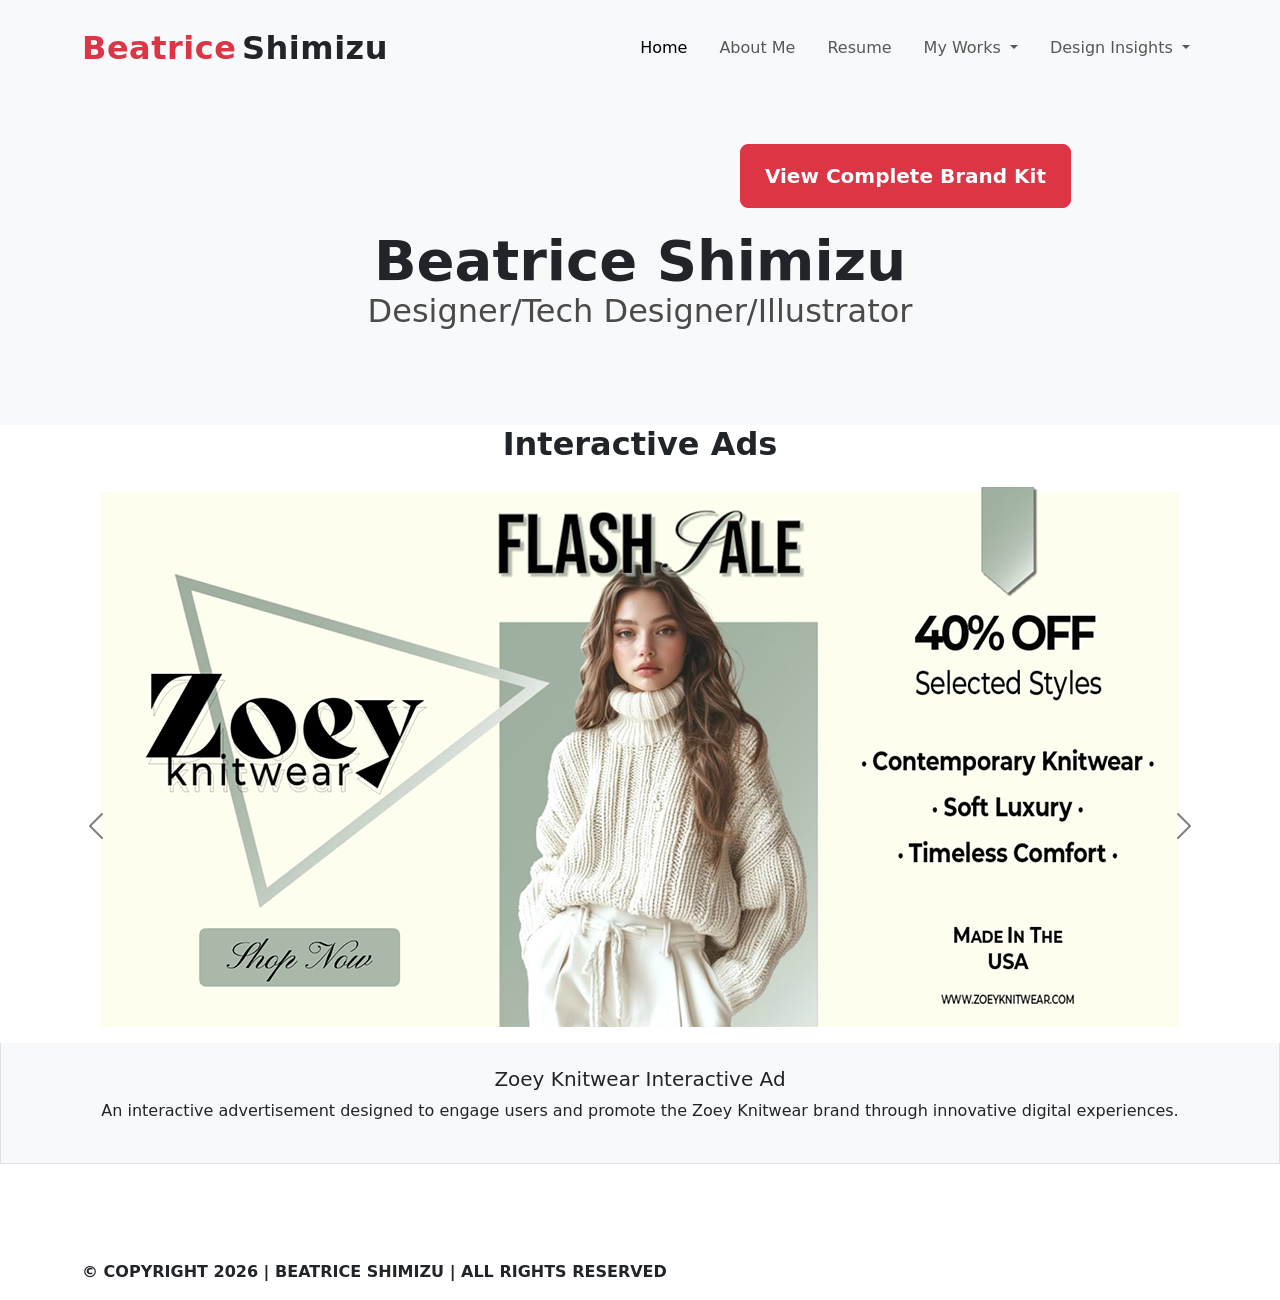
<file: Beatrice Shimizu Portfolio w-Bootstrap NEW REVISED    4-26-26/interactive-ads.html>
<!doctype html>
<html lang="en">
  <head>
    <meta charset="utf-8">
    <meta name="viewport" content="width=device-width, initial-scale=1">

    <link href="https://cdn.jsdelivr.net/npm/bootstrap@5.3.8/dist/css/bootstrap.min.css" rel="stylesheet">
    <link rel="stylesheet" href="custom.css">
    
    <title>Beatrice Shimizu Portfolio</title>
  </head>
  <body>

    <!-- Navbar -->
    <nav class="navbar navbar-expand-lg navbar-light bg-body-tertiary portfolio-navbar py-4">
      <div class="container">
        <a class="navbar-brand" href="index.html"><span class="text-danger">Beatrice</span> <span class="text-dark">Shimizu</span></a>

        <button
          class="navbar-toggler"
          type="button"
          data-bs-toggle="collapse"
          data-bs-target="#navbarNavDropdown"
          aria-controls="navbarNavDropdown"
          aria-expanded="false"
          aria-label="Toggle navigation"
        >
          <span class="navbar-toggler-icon"></span>
        </button>

        <div class="collapse navbar-collapse justify-content-end" id="navbarNavDropdown">
          <ul class="navbar-nav align-items-lg-center gap-lg-3">
            <li class="nav-item">
              <a class="nav-link active" aria-current="page" href="index.html">Home</a>
            </li>

            <li class="nav-item">
              <a class="nav-link" href="about-me.html">About Me</a>
            </li>

            <li class="nav-item">
              <a class="nav-link" href="resume.html">Resume</a>
            </li>

            <li class="nav-item dropdown">
              <a class="nav-link dropdown-toggle" href="branding.html" data-bs-toggle="dropdown" aria-expanded="false">
                My Works
              </a>
              <ul class="dropdown-menu">
                <li><a class="dropdown-item" href="photoshop-projects.html">Photoshop Projects</a>
                </li>

                <li><a class="dropdown-item" href="branding.html">Branding</a></li>
                <li><a class="dropdown-item" href="interactive-ads.html">Interactive Ads</a></li>
              </ul>
            </li>

            
            <li class="nav-item dropdown">
              <a class="nav-link dropdown-toggle" href="design-insights.html" data-bs-toggle="dropdown" aria-expanded="false">
                Design Insights
              </a>
              <ul class="dropdown-menu">
                <li><a class="dropdown-item" href="color-theory-overview.html">Color Theory Overview</a></li>
                <li><a class="dropdown-item" href="color-themes.html">Color Themes</a></li>
                <li><a class="dropdown-item" href="color-theory-article.html">Color Theory Article</a></li>
                <li><a class="dropdown-item" href="typography-overview.html">Typography Overview</a></li>
                <li><a class="dropdown-item" href="font-types-article.html">Font Types Article</a></li>
                <li><a class="dropdown-item" href="typography-article.html">Typography Article</a></li>
              </ul>
            </li>
          </ul>
        </div>
      </div>
    </nav>

    <!-- end navbar -->

    <!-- DOWNLOAD RESUME -->

    <div class="bg-light text-dark p-5 text-center text-sm-start">
      <div class="container">
        <div class="row justify-content-center">
          <div class="col-md-6 col-lg-10">
            <div class="resume-download-wrap d-flex justify-content-end mb-4">
              <a
                href="https://indd.adobe.com/view/baf6ea75-3f39-42d5-a8e0-fb0a8b49c361"
                class="btn btn-danger btn-lg fw-bold px-4 py-3"
                target="_blank"
                rel="noopener noreferrer"
              >
                View Complete Brand Kit 
              </a>
            </div>
            <div class="resume-header mb-4 text-center"> 
              <p class="display-4 fw-bold mb-0">Beatrice Shimizu</p>
              <p class="resume-subtitle mb-0">Designer/Tech Designer/Illustrator</p>
            </div>
            <!-- class="accordion resume-accordion" id="accordionExample">
              <div class="accordion-item">
                <h2 class="accordion-header" id="headingSummary">
                  <button
                    class="accordion-button collapsed"
                    type="button"
                    data-bs-toggle="collapse"
                    data-bs-target="#collapseSummary"
                    aria-expanded="false"
                    aria-controls="collapseSummary"
                >-->
          </div>
        </div>
      </div>
    </div>

  
    <h2 class="mb-4 text-center fw-bold">Interactive Ads</h2>

    <div id="carouselInteractiveAds" class="carousel slide" data-bs-interval="false">
      <div class="carousel-inner">
    
    <!-- Slide 1 -->
        <div class="carousel-item active">


      <!-- vh-50 sets height, object-fit-contain prevents cropping -->
          <img src="images/interactive-ad.webp" 
               class="d-block mx-auto vh-50 object-fit-contain" 
               alt="INTERACTIVE ADS">
          <div class="caption-container text-center mt-3">
            <h3 class="h5">Zoey Knitwear Interactive Ad</h3>
            <p>An interactive advertisement designed to engage users and promote the Zoey Knitwear brand through innovative digital experiences.</p>
          </div>
        </div>

    <!-- Slide 2 -->
        <div class="carousel-item">
          <img src="images/animated-web-ad.webp" 
               class="d-block mx-auto vh-50 object-fit-contain" 
               alt="ANIMATED WEB AD">
          <div class="caption-container text-center mt-3">
            <h3 class="h5">Animated Web Ad</h3>
            <p>An animated web advertisement designed to capture attention and drive engagement through dynamic visuals and interactive elements.</p>
          </div>
        </div>

    <!-- Slide 3 -->
        <div class="carousel-item">
          <img src="images/digital-web-banners.webp"
               class="d-block mx-auto vh-50 object-fit-contain" 
               alt="DIGITAL WEB BANNERS">
          <div class="caption-container text-center mt-3">
            <h3 class="h5">Digital Web Banners</h3>
            <p>Digital web banners are a foundational form of online display advertising designed to build brand awareness, drive traffic to a website, and increase sales. </p>
          </div>
        </div>
      </div>

      <!-- Controls (Targets match the ID above) -->
      <button class="carousel-control-prev" type="button" data-bs-target="#carouselInteractiveAds" data-bs-slide="prev">
        <span class="carousel-control-prev-icon" aria-hidden="true" style="filter: invert(1);"></span>
        <span class="visually-hidden">Previous</span>
      </button>
      <button class="carousel-control-next" type="button" data-bs-target="#carouselInteractiveAds" data-bs-slide="next">
        <span class="carousel-control-next-icon" aria-hidden="true" style="filter: invert(1);"></span>
        <span class="visually-hidden">Next</span>
      </button>
    </div>

    <!-- FOOTER -->
     <footer class="mt-auto py-3 bg-white text-dark">
      <div class="container text-start">
        <div class="text-dark fw-semibold">
          &copy; COPYRIGHT 2026 | BEATRICE SHIMIZU | ALL RIGHTS RESERVED
        </div>
      </div>
    </footer> 

     

    <script src="https://cdn.jsdelivr.net/npm/bootstrap@5.3.8/dist/js/bootstrap.bundle.min.js"></script>
  </body>
</html>
</file>
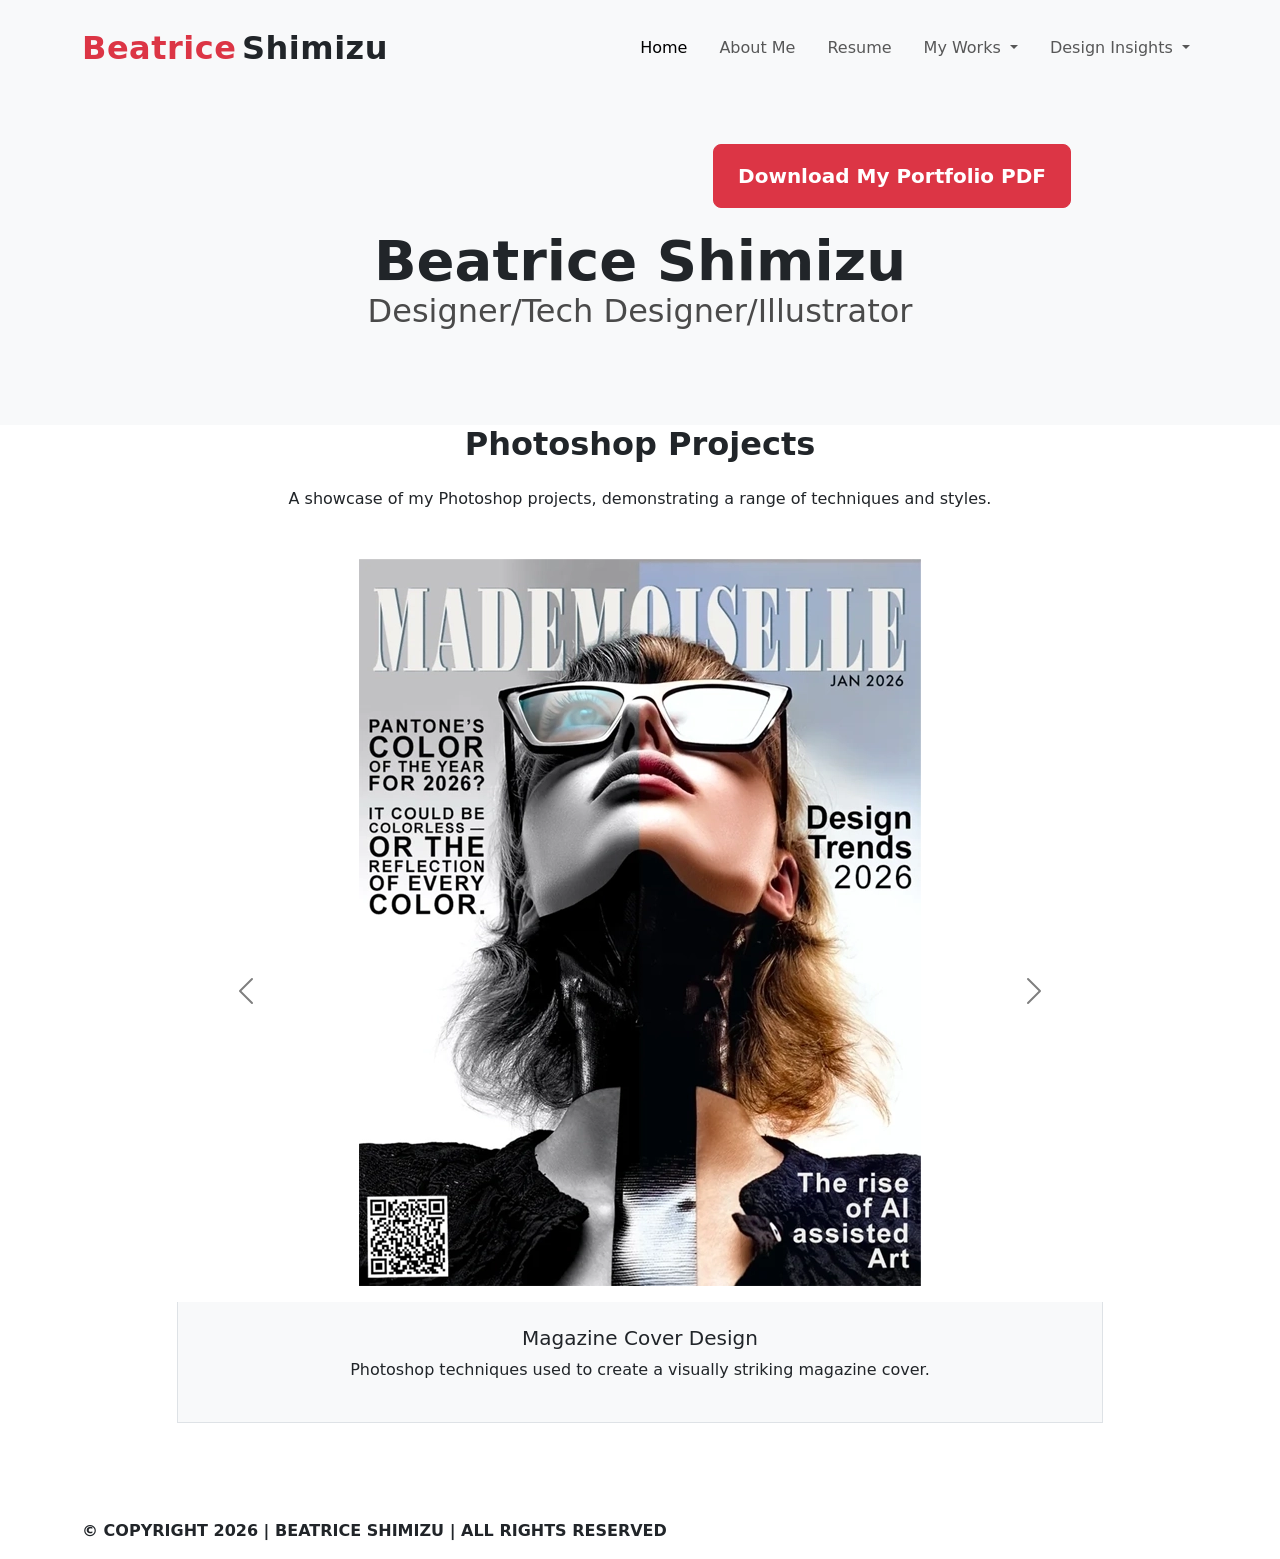
<file: Beatrice Shimizu Portfolio w-Bootstrap NEW REVISED    4-26-26/photoshop-projects.html>
<!doctype html>
<html lang="en">
  <head>
    <meta charset="utf-8">
    <meta name="viewport" content="width=device-width, initial-scale=1">

    <link href="https://cdn.jsdelivr.net/npm/bootstrap@5.3.8/dist/css/bootstrap.min.css" rel="stylesheet">
    <link rel="stylesheet" href="custom.css?v=20260422b">
    <title>Beatrice Shimizu Portfolio</title>
  </head>
  <body>

    <!-- Navbar -->
    <nav class="navbar navbar-expand-lg navbar-light bg-body-tertiary portfolio-navbar py-4">
      <div class="container">
        <a class="navbar-brand" href="index.html"><span class="text-danger">Beatrice</span> <span class="text-dark">Shimizu</span></a>

        <button
          class="navbar-toggler"
          type="button"
          data-bs-toggle="collapse"
          data-bs-target="#navbarNavDropdown"
          aria-controls="navbarNavDropdown"
          aria-expanded="false"
          aria-label="Toggle navigation"
        >
          <span class="navbar-toggler-icon"></span>
        </button>

        <div class="collapse navbar-collapse justify-content-end" id="navbarNavDropdown">
          <ul class="navbar-nav align-items-lg-center gap-lg-3">
            <li class="nav-item">
              <a class="nav-link active" aria-current="page" href="index.html">Home</a>
            </li>

            <li class="nav-item">
              <a class="nav-link" href="about-me.html">About Me</a>
            </li>

            <li class="nav-item">
              <a class="nav-link" href="resume.html">Resume</a>
            </li>

            <li class="nav-item dropdown">
              <a class="nav-link dropdown-toggle" href="my-works.html" data-bs-toggle="dropdown" aria-expanded="false">
                My Works
              </a>
              <ul class="dropdown-menu">
                <li><a class="dropdown-item" href="photoshop-projects.html">Photoshop Projects</a>
                </li>

                <li><a class="dropdown-item" href="branding.html">Branding</a></li>
                <li><a class="dropdown-item" href="interactive-ads.html">Interactive Ads</a></li>
              </ul>
            </li>

            
            <li class="nav-item dropdown">
              <a class="nav-link dropdown-toggle" href="design-insights.html" data-bs-toggle="dropdown" aria-expanded="false">
                Design Insights
              </a>
              <ul class="dropdown-menu">
                <li><a class="dropdown-item" href="color-theory-overview.html">Color Theory Overview</a></li>
                <li><a class="dropdown-item" href="color-themes.html">Color Themes</a></li>
                <li><a class="dropdown-item" href="color-theory-article.html">Color Theory Article</a></li>
                <li><a class="dropdown-item" href="typography-overview.html">Typography Overview</a></li>
                <li><a class="dropdown-item" href="font-types-article.html">Font Types Article</a></li>
                <li><a class="dropdown-item" href="typography-article.html">Typography Article</a></li>
              </ul>
            </li>
          </ul>
        </div>
      </div>
    </nav>

    <!-- end navbar -->

    <!-- DOWNLOAD RESUME -->

    <div class="bg-light text-dark p-5 text-center text-sm-start">
      <div class="container">
        <div class="row justify-content-center">
          <div class="col-md-6 col-lg-10">
            <div class="resume-download-wrap d-flex justify-content-end mb-4">
              <a
                href="https://indd.adobe.com/view/0ab6bc56-daa6-49a3-8986-ab0ff0c58e16"
                class="btn btn-danger btn-lg fw-bold px-4 py-3"
                target="_blank"
                rel="noopener noreferrer"
              >
                Download My Portfolio PDF
              </a>
            </div>
            <div class="resume-header mb-4 text-center"> 
              <p class="display-4 fw-bold mb-0">Beatrice Shimizu</p>
              <p class="resume-subtitle mb-0">Designer/Tech Designer/Illustrator</p>
            </div>
            <!-- class="accordion resume-accordion" id="accordionExample">
              <div class="accordion-item">
                <h2 class="accordion-header" id="headingSummary">
                  <button
                    class="accordion-button collapsed"
                    type="button"
                    data-bs-toggle="collapse"
                    data-bs-target="#collapseSummary"
                    aria-expanded="false"
                    aria-controls="collapseSummary"
                >-->
          </div>
        </div>
      </div>
    </div>

 <div class="container">
  <div class="row justify-content-center">
    <div class="col-md-12 col-lg-10">
      <h2 class="mb-4 text-center fw-bold">Photoshop Projects</h2>
      <p class="mb-5 text-center">A showcase of my Photoshop projects, demonstrating a range of techniques and styles.</p>

      <div id="carouselPhotoshop" class="carousel slide" data-bs-interval="false">
      <div class="carousel-inner">
    
    <!-- Slide 1 -->
        <div class="carousel-item active">


      <!-- vh-50 sets height, object-fit-contain prevents cropping -->
          <img src="images/digital-magazine-cover.webp"                class="d-block mx-auto vh-50 object-fit-contain" 
               alt="DIGITAL MAGAZINE COVER">
          <div class="caption-container text-center mt-3">
            <h3 class="h5">Magazine Cover Design</h3>
            <p>Photoshop techniques used to create a visually striking magazine cover.</p>
          </div>
        </div>

    <!-- Slide 2 -->
        <div class="carousel-item">
          <img src="images/photo-restoration.webp" 
               class="d-block mx-auto vh-50 object-fit-contain" 
               alt="PHOTO RESTORATION">
          <div class="caption-container text-center mt-3">
            <h3 class="h5">Photo Restoration</h3>
            <p>Photo restoration with Photoshop is the process of repairing damaged, faded, or aged photographs to return them to their original condition. It involves removing tears, scratches, stains, and creases, as well as fixing color fading and enhancing contrast. The goal is to preserve the historical and sentimental value of the photograph while improving its visual quality.</p>
          </div>
        </div>

    <!-- Slide 3 -->
        <div class="carousel-item">
          <img src="images/vintage-florals.webp"
               class="d-block mx-auto vh-50 object-fit-contain" 
               alt="TEXTILE DESIGN">
          <div class="caption-container text-center mt-3">
            <h3 class="h5">Textile Design</h3>
            <p>The use of pattern creation and color harmonies in this Photoshop project.</p>
          </div>
        </div>
      </div>
      <!-- Controls (Targets match the ID above) -->
      <button class="carousel-control-prev" type="button" data-bs-target="#carouselPhotoshop" data-bs-slide="prev">
        <span class="carousel-control-prev-icon" aria-hidden="true" style="filter: invert(1);"></span>
        <span class="visually-hidden">Previous</span>
      </button>
      <button class="carousel-control-next" type="button" data-bs-target="#carouselPhotoshop" data-bs-slide="next">
        <span class="carousel-control-next-icon" aria-hidden="true" style="filter: invert(1);"></span>
        <span class="visually-hidden">Next</span>
      </button>
    </div>
</div>
    </div>
  </div>
    <!-- FOOTER -->
    <footer class="mt-auto py-3 bg-white text-dark">
      <div class="container text-left">
          <div class="text-dark fw-semibold">
          &copy; COPYRIGHT 2026 | BEATRICE SHIMIZU | ALL RIGHTS RESERVED   
        </div>
      </div>
    </footer>

     

    <script src="https://cdn.jsdelivr.net/npm/bootstrap@5.3.8/dist/js/bootstrap.bundle.min.js"></script>
  </body>
</html>
</file>
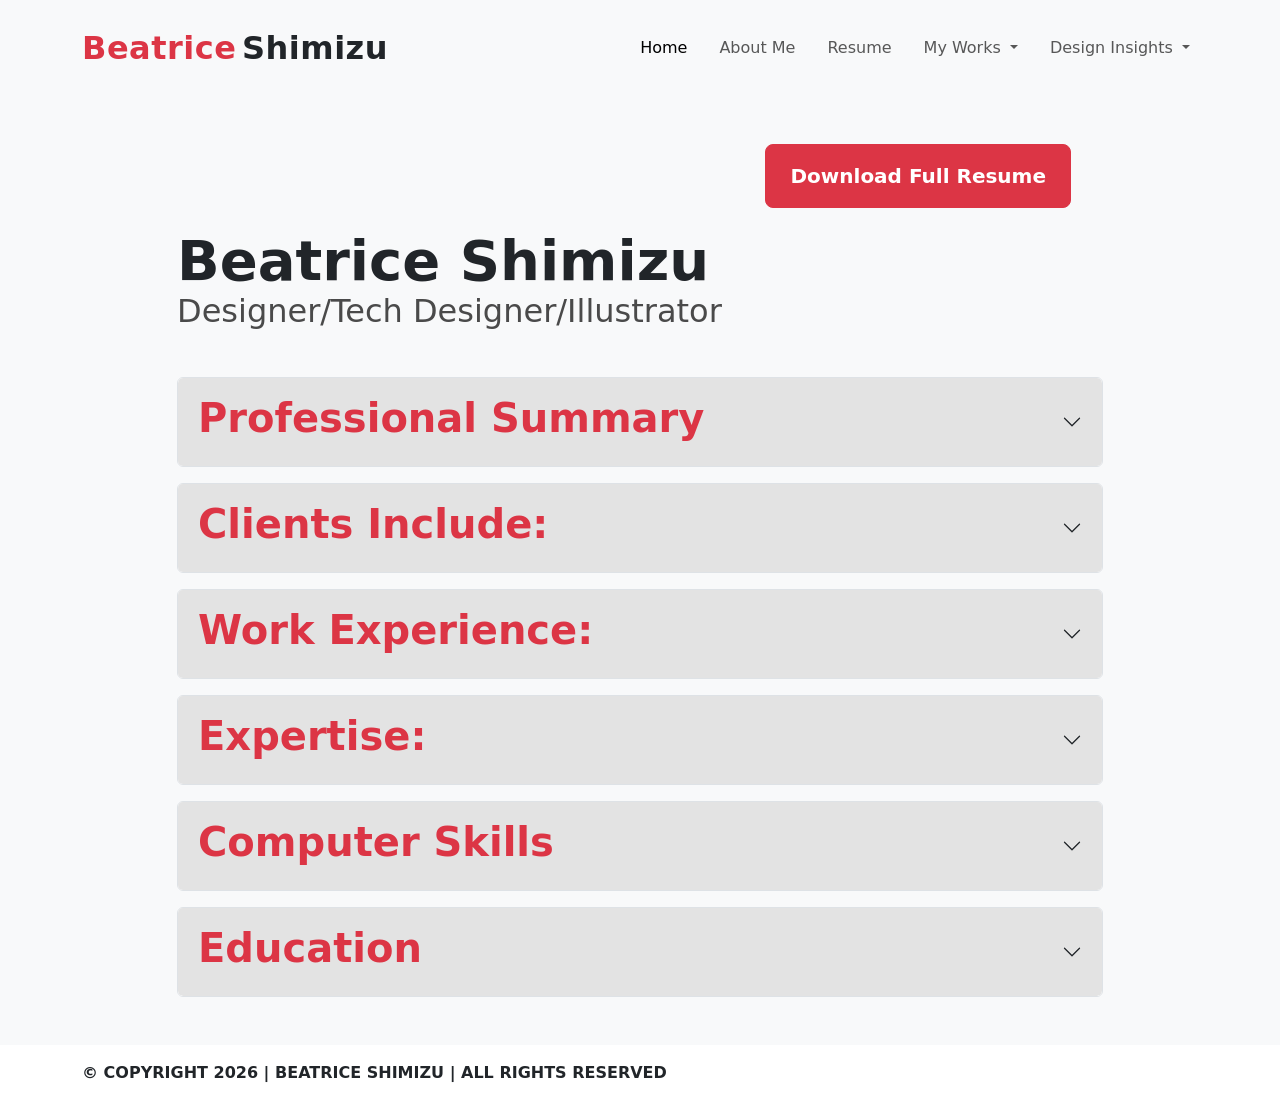
<file: Beatrice Shimizu Portfolio w-Bootstrap NEW REVISED    4-26-26/resume.html>
<!doctype html>
<html lang="en">
  <head>
    <meta charset="utf-8">
    <meta name="viewport" content="width=device-width, initial-scale=1">

    <link
      href="https://cdn.jsdelivr.net/npm/bootstrap@5.3.8/dist/css/bootstrap.min.css"
      rel="stylesheet"
    >

    <link rel="stylesheet" href="custom.css?v=20260422b">

    <title>Beatrice Shimizu Portfolio</title>
  </head>
  <body>
    <!-- Navbar -->
    <nav class="navbar navbar-expand-lg navbar-light bg-body-tertiary portfolio-navbar py-4">
      <div class="container">
        <a class="navbar-brand" href="#"><span class="text-danger">Beatrice</span> <span class="text-dark">Shimizu</span></a>

        <button
          class="navbar-toggler"
          type="button"
          data-bs-toggle="collapse"
          data-bs-target="#navbarNavDropdown"
          aria-controls="navbarNavDropdown"
          aria-expanded="false"
          aria-label="Toggle navigation"
        >
          <span class="navbar-toggler-icon"></span>
        </button>

        <div class="collapse navbar-collapse justify-content-end" id="navbarNavDropdown">
          <ul class="navbar-nav align-items-lg-center gap-lg-3">
            <li class="nav-item">
              <a class="nav-link active" aria-current="page" href="index.html">Home</a>
            </li>

            <li class="nav-item">
              <a class="nav-link" href="about-me.html">About Me</a>
            </li>

            <li class="nav-item">
              <a class="nav-link" href="resume.html">Resume</a>
            </li>

            <li class="nav-item dropdown">
              <a class="nav-link dropdown-toggle" href="my-works.html" data-bs-toggle="dropdown" aria-expanded="false">
                My Works
              </a>
              <ul class="dropdown-menu">
                <li><a class="dropdown-item" href="photoshop-projects.html">Photoshop Projects</a></li>
                <li><a class="dropdown-item" href="branding.html">Branding</a></li>
                <li><a class="dropdown-item" href="interactive-ads.html">Interactive Ads</a></li>
              </ul>
            </li>

            <li class="nav-item dropdown">
              <a class="nav-link dropdown-toggle" href="design-insights.html" data-bs-toggle="dropdown" aria-expanded="false">
                Design Insights
              </a>
              <ul class="dropdown-menu">
                <li><a class="dropdown-item" href="color-theory-overview.html">Color Theory Overview</a></li>
                <li><a class="dropdown-item" href="color-themes.html">Color Themes</a></li>
                <li><a class="dropdown-item" href="color-theory-article.html">Color Theory Article</a></li>
                <li><a class="dropdown-item" href="typography-overview.html">Typography Overview</a></li>
                <li><a class="dropdown-item" href="font-types-article.html">Font Types Article</a></li>
                <li><a class="dropdown-item" href="typography-article.html">Typography Article</a></li>
              </ul>
            </li>
          </ul>
        </div>
      </div>
    </nav>

    <!-- end navbar -->

    <!-- resume accordion -->
    <section class="bg-light text-dark p-5 text-center text-sm-start">
      <div class="container">
        <div class="row justify-content-center">
          <div class="col-md-6 col-lg-10">
            <div class="resume-download-wrap d-flex justify-content-end mb-4">
              <a
                href="https://indd.adobe.com/view/77c7edc3-7a5c-421d-ab00-d18dabd2a2d5"
                class="btn btn-danger btn-lg fw-bold px-4 py-3"
                target="_blank"
                rel="noopener noreferrer"
              >
                Download Full Resume
              </a>
            </div>
            <div class="resume-header mb-4">
              <p class="display-4 fw-bold mb-0">Beatrice Shimizu</p>
              <p class="resume-subtitle mb-0">Designer/Tech Designer/Illustrator</p>
            </div>
            <div class="accordion resume-accordion" id="accordionExample">
              <div class="accordion-item">
                <h2 class="accordion-header" id="headingSummary">
                  <button
                    class="accordion-button collapsed"
                    type="button"
                    data-bs-toggle="collapse"
                    data-bs-target="#collapseSummary"
                    aria-expanded="false"
                    aria-controls="collapseSummary"
                  >
                    <span class="fs-1 fw-bold mb-2 text-danger d-block">Professional Summary</span>
                  </button>
                </h2>
                <div
                  id="collapseSummary"
                  class="accordion-collapse collapse"
                  role="region"
                  aria-labelledby="headingSummary"
                  data-bs-parent="#accordionExample"
                >
                  <div class="accordion-body">
                    <p class="fs-4">
                      A multidisciplinary and versatile design professional, thoroughly knowledgeable in both the creative
                      and technical aspects of design and product development. Experienced in managing the complete design
                      process from concept to delivery. Excellent ability to identify target markets and deliver on
                      emerging trends.
                    </p>
                  </div>
                </div>
              </div>

              <div class="accordion-item">
                <h2 class="accordion-header" id="headingClients">
                  <button
                    class="accordion-button collapsed"
                    type="button"
                    data-bs-toggle="collapse"
                    data-bs-target="#collapseClients"
                    aria-expanded="false"
                    aria-controls="collapseClients"
                  >
                    <span class="fs-1 fw-bold mb-2 text-danger d-block">Clients Include:</span>
                  </button>
                </h2>
                <div
                  id="collapseClients"
                  class="accordion-collapse collapse"
                  role="region"
                  aria-labelledby="headingClients"
                  data-bs-parent="#accordionExample"
                >
                  <div class="accordion-body">
                    <p class="fs-4">
                      37 Orchard - Sweaters / Knitwear<br>
                      Karl Lagerfeld (GIII) - Sweaters / C&amp;S Knits<br>
                      Skylark Cashmere - Sweaters<br>
                      Ann Inc. - Loft Division-Sweaters / C&amp;S Knits<br>
                      Ralph Lauren - Lauren Division-Sweaters / C&amp;S Knits/Wovens<br>
                      CK Knits (GIII) - Sweaters / C&amp;S Knits<br>
                      Addition-Elle - Plus Size Sportswear<br>
                      Hanover Direct, Cullen, RXB, After the Rain, LF USA
                    </p>
                  </div>
                </div>
              </div>

              <div class="accordion-item">
                <h2 class="accordion-header" id="headingExperience">
                  <button
                    class="accordion-button collapsed"
                    type="button"
                    data-bs-toggle="collapse"
                    data-bs-target="#collapseExperience"
                    aria-expanded="false"
                    aria-controls="collapseExperience"
                  >
                    <span class="fs-1 fw-bold mb-2 text-danger d-block">Work Experience:</span>
                  </button>
                </h2>
                <div
                  id="collapseExperience"
                  class="accordion-collapse collapse"
                  role="region"
                  aria-labelledby="headingExperience"
                  data-bs-parent="#accordionExample"
                >
                  <div class="accordion-body">
                    <p class="fs-3 mb-3"><strong>Pacific Group NY, LLC</strong><br>Senior Designer / Product Development</p>
                    <p class="fs-3 mb-3"><strong>Party City Holdings (PCHI)</strong><br>Senior Designer / Tech Designer</p>
                    <p class="fs-3 mb-3"><strong>American Knitworks / Babette Ballinger</strong><br>Senior Designer / Tech Designer / Illustrator</p>
                    <p class="fs-3 mb-3"><strong>Rafaella Sportswear</strong><br>Senior Designer</p>
                    <p class="fs-3 mb-3"><strong>Antilia Femme</strong><br>Senior Designer / Tech Designer</p>
                    <p class="fs-3 mb-0"><strong>Star City Sportswear</strong><br>Designer / Illustrator / CAD Artist</p>
                  </div>
                </div>
              </div>

              <div class="accordion-item">
                <h2 class="accordion-header" id="headingExpertise">
                  <button
                    class="accordion-button collapsed"
                    type="button"
                    data-bs-toggle="collapse"
                    data-bs-target="#collapseExpertise"
                    aria-expanded="false"
                    aria-controls="collapseExpertise"
                  >
                    <span class="fs-1 fw-bold mb-2 text-danger d-block">Expertise:</span>
                  </button>
                </h2>
                <div
                  id="collapseExpertise"
                  class="accordion-collapse collapse"
                  role="region"
                  aria-labelledby="headingExpertise"
                  data-bs-parent="#accordionExample"
                >
                  <div class="accordion-body">
                    <div class="row">
                      <div class="col-md-6">
                        <p class="fs-4">
                          Design &amp; Illustration<br>
                          Tech Design / Tech Packs<br>
                          Trend Research<br>
                          Merchandising
                        </p>
                      </div>
                      <div class="col-md-6">
                        <p class="fs-4">
                          Mood &amp; Concept Boards<br>
                          Branding<br>
                          Web Design<br>
                          Animation
                        </p>
                      </div>
                    </div>
                  </div>
                </div>
              </div>

              <div class="accordion-item">
                <h2 class="accordion-header" id="headingComputerSkills">
                  <button
                    class="accordion-button collapsed"
                    type="button"
                    data-bs-toggle="collapse"
                    data-bs-target="#collapseComputerSkills"
                    aria-expanded="false"
                    aria-controls="collapseComputerSkills"
                  >
                    <span class="fs-1 fw-bold mb-2 text-danger d-block">Computer Skills</span>
                  </button>
                </h2>
                <div
                  id="collapseComputerSkills"
                  class="accordion-collapse collapse"
                  role="region"
                  aria-labelledby="headingComputerSkills"
                  data-bs-parent="#accordionExample"
                >
                  <div class="accordion-body">
                    <div class="row">
                      <div class="col-md-6">
                        <p class="fs-4">
                          Adobe Photoshop<br>
                          Adobe Illustrator<br>
                          Adobe Animate<br>
                          Adobe InDesign<br>
                          Adobe Acrobat
                        </p>
                      </div>
                      <div class="col-md-6">
                        <p class="fs-4">
                          Adobe Fresco &amp; Procreate (iPad)<br>
                          Web PDM / PLM<br>
                          Microsoft Office Suite<br>
                          PC &amp; Mac
                        </p>
                      </div>
                    </div>
                  </div>
                </div>
              </div>

              <div class="accordion-item">
                <h2 class="accordion-header" id="headingEducation">
                  <button
                    class="accordion-button collapsed"
                    type="button"
                    data-bs-toggle="collapse"
                    data-bs-target="#collapseEducation"
                    aria-expanded="false"
                    aria-controls="collapseEducation"
                  >
                    <span class="fs-1 fw-bold mb-2 text-danger d-block">Education</span>
                  </button>
                </h2>
                <div
                  id="collapseEducation"
                  class="accordion-collapse collapse"
                  role="region"
                  aria-labelledby="headingEducation"
                  data-bs-parent="#accordionExample"
                >
                  <div class="accordion-body">
                    <p class="fs-4 mb-3"><strong>Fashion Institute of Technology</strong> - New York, NY</p>
                    <p class="fs-4 mb-3"><strong>The School of Fashion Design</strong> - Boston, MA</p>
                    <p class="fs-4 mb-0"><strong>Parsons School of Design</strong> - New York, NY</p>
                  </div>
                </div>
              </div>
            </div>
          </div>
        </div>
      </div>
    </section>
    <!-- end resume accordion -->
    <footer class="mt-auto py-3 bg-white text-dark">
      <div class="container text-start">
        <div class="text-dark fw-semibold">
          &copy; COPYRIGHT 2026 | BEATRICE SHIMIZU | ALL RIGHTS RESERVED
        </div>
      </div>
    </footer> 
    
     
    <script src="https://cdn.jsdelivr.net/npm/bootstrap@5.3.8/dist/js/bootstrap.bundle.min.js"></script>
  </body>
  </html>
</file>
<file: Beatrice Shimizu Portfolio w-Bootstrap NEW REVISED    4-26-26/custom.css>
@import url("https://fonts.googleapis.com/css2?family=Montserrat:wght@300;400;500;600;700;800;900&display=swap");

/* Custom styles for navbar */

.portfolio-navbar .container {
  display: flex;
  flex-wrap: wrap;
  justify-content: space-between;
  align-items: center;
}
}

.portfolio-navbar .navbar-nav .nav-link {
  display: flex;
  align-items: center;
  font-weight: 600;
  font-size: 1.3rem;
  line-height: 1.2;
}

.portfolio-navbar .navbar-brand {
  display: flex;
  align-items: center;
  gap: 0.35rem;
  font-size: 2rem;
  font-weight: 800;
  line-height: 1.2;
  letter-spacing: 0.5px;
}

.portfolio-navbar .nav-link:hover {
  color: #ff5500 !important;
}

.portfolio-navbar .navbar-toggler {
  border-color: rgba(0, 0, 0, 0.2);
}

.portfolio-navbar .navbar-toggler:focus {
  box-shadow: 0 0 0 0.2rem rgba(255, 85, 0, 0.18);
}

.portfolio-navbar .navbar-toggler-icon {
  background-image: url("data:image/svg+xml,%3csvg xmlns='http://www.w3.org/2000/svg' viewBox='0 0 30 30'%3e%3cpath stroke='rgba(33,37,41,0.9)' stroke-width='2' stroke-linecap='round' stroke-miterlimit='10' d='M4 7h22M4 15h22M4 23h22'/%3e%3c/svg%3e");
}

.home-page-hero {
  background: #ffffff !important;
}

 .caption-container {
            background: #f8f9fa;
            padding: 1.5rem;
            border: 1px solid #dee2e6;
            border-top: none;
        }
        /* Style the arrows so they are visible on white backgrounds */
        .carousel-control-prev-icon, .carousel-control-next-icon {
            filter: invert(1);
        }
        .carousel {
            margin-bottom: 5rem; /* Space between the three carousels */
        }
        
        
        
        /*
.home-hero-copy {
  max-width: 900px;
  font-family: "Montserrat", Arial, Helvetica, sans-serif;
}-->  

.home-hero-title {
  display: flex;
  flex-direction: column;
  align-items: flex-start;
  margin: 0;
  line-height: 0.86;
}

.home-hero-hello,
.home-hero-im,
.home-hero-name {
  display: block;
}

.home-hero-hello {
  color: #9aa0a8;
  font-size: clamp(3.6rem, 6vw, 4.9rem);
  font-weight: 600;
  letter-spacing: 0.02em;
  line-height: 0.95;
}

.home-hero-im {
  color: #111111;
  font-size: clamp(3.8rem, 5.6vw, 4.7rem);
  font-weight: 600;
  line-height: 0.95;
}

.home-hero-name {
  color: #000000;
  font-size: clamp(4.6rem, 9vw, 8.8rem);
  font-weight: 700;
  letter-spacing: -0.05em;
  line-height: 0.92;
}

.home-hero-name-last {
  margin-top: -0.15em;
}

.home-hero-tagline {
  margin-bottom: 2rem;
  color: #111111;
  font-family: "Montserrat", Arial, Helvetica, sans-serif;
  font-size: clamp(1.7rem, 3vw, 3.05rem);
  font-weight: 700;
  line-height: 1.35;
}

.home-hero-tagline em {
  font-style: italic;
}

.home-hero-description {
  color: #111111;
  font-family: "Montserrat", Arial, Helvetica, sans-serif;
  font-size: clamp(1.15rem, 1.9vw, 2rem);
  font-weight: 500;
  line-height: 1.7;
}*/

.about-copy {
  text-align: justify;
}

.about-hero {
  gap: 2rem;
}

.about-image {
  width: 50%;
  max-width: 520px;
  height: auto;
}

.resume-header {
  padding-bottom: 1.5rem;
  max-width: 100%;
}

.resume-header .display-4 {
  line-height: 1.05;
}

.resume-header .resume-subtitle {
  color: #4a4a4a;
  font-size: 2rem;
  line-height: 1.1;
  margin-top: 0.15rem;
}

.resume-download-wrap {
  padding-right: 2rem;
}

.resume-accordion .accordion-item {
  margin-bottom: 1rem;
  border-top: var(--bs-accordion-border-width) solid var(--bs-accordion-border-color);
  border-radius: var(--bs-accordion-border-radius);
  overflow: hidden;
}

.resume-accordion .accordion-item:last-child {
  margin-bottom: 0;
}

.resume-accordion .accordion-item,
.resume-accordion .accordion-button {
  transition: box-shadow 0.25s ease, transform 0.25s ease;
}

.resume-accordion .accordion-button,
.resume-accordion .accordion-button:not(.collapsed) {
  background-color: #e3e3e3;
}

.resume-accordion .accordion-item:hover {
  transform: scale(1.02);
  box-shadow: 0 0 32px rgba(55, 55, 55, 0.42);
}

.resume-accordion .accordion-button:hover {
  box-shadow: inset 0 0 0 1px rgba(55, 55, 55, 0.3);
}

@media (max-width: 991.98px) {
  .resume-download-wrap {
    padding-right: 0;
  }

  .home-page-hero .container > div,
  .about-page-hero .container > div {
    display: flex !important;
    flex-direction: column !important;
    align-items: center !important;
  }

  .home-page-hero .container > div > img,
  .about-page-hero .container > div > img {
    width: 100% !important;
    max-width: 360px;
    margin: 0 auto 1.5rem;
    display: block;
  }

  .home-page-hero .container > div > div,
  .about-page-hero .container > div > div {
    width: 100%;
  }

  .portfolio-navbar {
    padding-top: 1rem !important;
    padding-bottom: 1rem !important;
  }

  .portfolio-navbar .container {
    align-items: flex-start;
  }

  .portfolio-navbar .navbar-brand {
    font-size: 1.5rem;
    max-width: calc(100% - 4rem);
  }

  .portfolio-navbar .navbar-collapse {
    width: 100%;
    margin-top: 1rem;
  }

  .portfolio-navbar .navbar-collapse:not(.show) {
    display: none !important;
  }

  .portfolio-navbar .navbar-collapse.show {
    display: block !important;
  }

  .portfolio-navbar .navbar-nav {
    width: 100%;
    gap: 0.25rem;
  }

  .portfolio-navbar .navbar-nav .nav-link {
    justify-content: flex-start;
    font-size: 1.1rem;
    padding-top: 0.6rem;
    padding-bottom: 0.6rem;
  }

  .portfolio-navbar .dropdown-menu {
    border: 0;
    padding-top: 0;
    padding-left: 0.75rem;
    box-shadow: none;
  }

  .portfolio-navbar .dropdown-item {
    padding-left: 0;
    font-size: 1rem;
  }

  .about-copy {
    text-align: left;
  }
}

@media (max-width: 575.98px) {
  .home-hero-copy {
    max-width: 100%;
  }

  .home-hero-title {
    line-height: 0.95;
  }

  .home-hero-hello {
    font-size: 2.8rem;
  }

  .home-hero-im {
    font-size: 3rem;
  }

  .home-hero-name {
    font-size: 4.4rem;
    letter-spacing: -0.04em;
  }

  .home-hero-tagline {
    font-size: 1.9rem;
    line-height: 1.3;
  }

  .home-hero-description {
    font-size: 1.2rem;
    line-height: 1.65;
  }

  .home-page-hero .display-1,
  .home-page-hero-alt .display-1 {
    font-size: 3rem;
  }

  .home-page-hero .fs-1,
  .home-page-hero-alt .fs-1,
  .about-page-hero .fs-1 {
    font-size: 1.75rem !important;
  }

  .home-page-hero .fs-2,
  .home-page-hero-alt .fs-2,
  .about-page-hero .fs-2 {
    font-size: 1.25rem !important;
  }

  .about-page-hero .display-4 {
    font-size: 2.4rem;
  }

  .about-page-hero .fs-3 {
    font-size: 1.1rem !important;
  }

  .home-page-hero img.w-50,
  .home-page-hero-alt img.w-50,
  .about-image {
    width: 100%;
    max-width: 360px;
    margin-left: auto;
    margin-right: auto;
    display: block;
  }

  .home-page-hero .btn-lg,
  .home-page-hero-alt .btn-lg,
  .about-cta-wrap {
    width: 100%;
  }

  .resume-download-wrap {
    padding-right: 0;
  }

  .resume-download-wrap .btn {
    width: 100%;
  }

  .resume-header .display-4 {
    font-size: 2.4rem;
  }

  .resume-header .resume-subtitle {
    font-size: 1.35rem;
  }

  .resume-accordion .accordion-button span {
    font-size: 1.35rem !important;
  }

  .resume-accordion .accordion-item:hover {
    transform: none;
  }
}

/* Design Insights pages */

.design-insights-page {
  --di-bg: #fafafa;
  --di-surface: #ffffff;
  --di-surface-muted: #f1f2f2;
  --di-text: #111111;
  --di-muted: #8a8f95;
  --di-rule: #e9e9e9;
  --di-link: #ed2b2a;
  --di-chip: #f1f1f1;
  --di-accent: #e63329;
  --di-shadow: 0 10px 26px rgba(0, 0, 0, 0.08);
  font-family: "Montserrat", Arial, Helvetica, sans-serif;
  line-height: 1.7;
  color: var(--di-text);
  background: var(--di-bg);
}

.design-insights-page img {
  display: block;
  max-width: 100%;
  height: auto;
}

.design-insights-page a {
  color: var(--di-link);
  text-decoration: none;
}

.design-insights-page a:hover {
  text-decoration: underline;
}

.design-insights-page .container {
  max-width: 980px;
}

.design-insights-page main.container {
  padding-top: 1rem;
  padding-bottom: 2rem;
}

.design-insights-page .site-header {
  background: transparent;
}

.design-insights-page .site-nav .container {
  display: flex;
  flex-wrap: wrap;
  align-items: center;
  justify-content: space-between;
  gap: 1rem;
}

.design-insights-page .site-nav .navbar-brand {
  display: inline-flex;
  align-items: baseline;
  gap: 0.35rem;
  margin: 0;
  color: #111111;
  font-size: 1.375rem;
  font-weight: 600;
  letter-spacing: -0.02em;
}

.design-insights-page .site-nav .navbar-toggler {
  border-color: rgba(17, 17, 17, 0.18);
  padding: 0.45rem 0.65rem;
}

.design-insights-page .site-nav .navbar-toggler:focus {
  box-shadow: 0 0 0 0.2rem rgba(230, 51, 41, 0.15);
}

.design-insights-page .site-nav .navbar-toggler-icon {
  background-image: url("data:image/svg+xml,%3csvg xmlns='http://www.w3.org/2000/svg' viewBox='0 0 30 30'%3e%3cpath stroke='rgba(17,17,17,0.85)' stroke-width='2' stroke-linecap='round' stroke-miterlimit='10' d='M4 7h22M4 15h22M4 23h22'/%3e%3c/svg%3e");
}

.design-insights-page .site-nav .navbar-collapse {
  flex-basis: auto;
}

.design-insights-page .site-nav .navbar-nav {
  gap: 0.35rem;
}

.design-insights-page .site-nav .nav-link {
  display: inline-flex;
  align-items: center;
  gap: 0.35rem;
  padding: 0.5rem 0.85rem;
  border-radius: 999px;
  color: var(--di-text);
  font-size: 0.95rem;
  font-weight: 500;
  transition: background-color 0.2s ease, color 0.2s ease;
}

.design-insights-page .site-nav .nav-link:hover,
.design-insights-page .site-nav .nav-link:focus {
  background: var(--di-chip);
  color: var(--di-accent);
  text-decoration: none;
}

.design-insights-page .site-nav .nav-link.active,
.design-insights-page .site-nav .nav-link[aria-current="page"] {
  background: var(--di-chip);
  color: var(--di-accent);
  font-weight: 700;
}

.design-insights-page .site-nav .dropdown-menu {
  border: 1px solid var(--di-rule);
  border-radius: 14px;
  box-shadow: var(--di-shadow);
  padding: 0.5rem;
}

.design-insights-page .site-nav .dropdown-item {
  padding: 0.55rem 0.75rem;
  border-radius: 10px;
  color: var(--di-text);
  white-space: normal;
}

.design-insights-page .site-nav .dropdown-item:hover,
.design-insights-page .site-nav .dropdown-item:focus,
.design-insights-page .site-nav .dropdown-item.active {
  background: var(--di-chip);
  color: var(--di-accent);
}

.design-insights-page .card {
  padding: 22px;
  border: 1px solid var(--di-rule);
  border-radius: 16px;
  background: var(--di-surface);
}

.design-insights-page .card h2 {
  margin: 0 0 0.5rem;
  font-size: 1.75rem;
  font-weight: 700;
  line-height: 1.2;
  letter-spacing: -0.015em;
}

.design-insights-page .card h3 {
  margin: 0 0 0.75rem;
  font-size: 1.15rem;
  font-weight: 700;
  line-height: 1.35;
}

.design-insights-page .prose {
  max-width: 72ch;
}

.design-insights-page .prose p {
  margin: 0 0 14px;
}

.design-insights-page .content-block {
  margin-top: 22px;
  padding-top: 18px;
  border-top: 1px solid var(--di-rule);
}

.design-insights-page ul {
  margin: 10px 0 0;
  padding-left: 18px;
}

.design-insights-page li {
  margin: 6px 0;
}

.design-insights-page .figure {
  margin: 14px 0 0;
  overflow: hidden;
  border: 1px solid var(--di-rule);
  border-radius: 14px;
  background: var(--di-surface);
}

.design-insights-page .figure .media {
  aspect-ratio: 4 / 5;
  overflow: hidden;
  border-radius: 14px;
  background: var(--di-surface-muted);
}

.design-insights-page .figure figcaption {
  padding: 10px 12px;
  border-top: 1px solid var(--di-rule);
  color: var(--di-muted);
  font-size: 0.8125rem;
}

.design-insights-page .media-grid {
  margin-top: 14px;
}

.design-insights-page .media {
  overflow: hidden;
  border: 1px solid var(--di-rule);
  border-radius: 14px;
  background: var(--di-surface-muted);
}

.design-insights-page .caption {
  margin-top: 10px;
  color: var(--di-muted);
  font-size: 0.8125rem;
}

.design-insights-page .table-wrap {
  margin-top: 16px;
}

.design-insights-page .swatches {
  display: flex;
  flex-wrap: wrap;
  gap: 8px;
}

.design-insights-page .swatch {
  width: 18px;
  height: 18px;
  border: 1px solid rgba(0, 0, 0, 0.08);
  border-radius: 6px;
}

.color-themes-page .swatches {
  display: flex;
  flex-wrap: wrap;
  justify-content: center;
  gap: 10px;
  width: 110px;
  margin-inline: auto;
}

.color-themes-page {
  margin-top: -1.75rem;
}

.color-themes-page > .card > header {
  margin-bottom: 0.75rem;
}

.color-themes-page .content-block:first-of-type {
  margin-top: 0;
}

.color-themes-page .content-block:first-of-type .prose {
  margin-bottom: 2.25rem;
}

.color-themes-page .swatch {
  display: block;
  width: 30px;
  height: 30px;
  border: 1px solid rgba(0, 0, 0, 0.22);
  border-radius: 2px;
  box-shadow: inset 0 0 0 1px rgba(255, 255, 255, 0.18);
}

.color-themes-page .swatches > span {
  width: 30px;
}

.color-themes-page .theme-palette-table {
  border-color: #d9d9d9;
}

.color-themes-page .theme-palette-table tbody tr {
  transition: filter 0.28s ease, transform 0.28s ease;
}

.color-themes-page .theme-palette-table th,
.color-themes-page .theme-palette-table td {
  border: 1px solid #d9d9d9;
  transition: border-color 0.28s ease, box-shadow 0.28s ease;
}

.color-themes-page .theme-palette-table th {
  font-size: 1.08rem;
  line-height: 1.2;
  text-align: center;
}

.color-themes-page .theme-palette-table th:first-child,
.color-themes-page .theme-palette-table td[data-label="Theme"] {
  text-align: center;
  vertical-align: middle;
}

.color-themes-page .theme-palette-table td[data-label="Theme"] {
  line-height: 1.25;
}

.color-themes-page .theme-palette-table tbody tr:hover {
  outline: 2px solid rgba(120, 120, 120, 0.62);
  outline-offset: -2px;
  filter: drop-shadow(0 0 8px rgba(120, 120, 120, 0.24));
  transform: scale(1.008);
}

.color-themes-page .theme-palette-table tbody tr:hover td {
  border-color: #d9d9d9;
  box-shadow: none;
}

.color-themes-page .theme-palette-table td[data-label="Hex Codes"],
.color-themes-page .theme-palette-mobile-codes {
  font-size: 0.68rem;
  line-height: 1.35;
}

.color-themes-page .media-grid {
  display: flex;
  flex-wrap: wrap;
  justify-content: center;
  gap: 1.25rem 3rem;
  margin-left: 0;
  margin-right: 0;
  margin-bottom: 2.5rem;
}

.color-themes-page .theme-card {
  flex: 0 1 400px;
  width: 400px;
  max-width: 100%;
  padding: 0;
  transition: border-color 0.45s ease, box-shadow 0.45s ease, transform 0.45s ease;
}

.color-themes-page .theme-card:hover,
.color-themes-page .theme-card:focus-within {
  border-color: #2f2f2f;
  box-shadow: 0 0 0 24px rgba(65, 65, 65, 0.28), 0 0 70px rgba(30, 30, 30, 0.62);
  transform: scale(1.08);
  z-index: 2;
}

.design-insights-page .project-nav {
  margin-top: 18px;
}

.design-insights-page .project-nav a {
  display: block;
  padding: 12px;
  border: 1px solid var(--di-rule);
  border-radius: 14px;
  background: var(--di-surface);
  color: var(--di-text);
  text-decoration: none;
}

.design-insights-page .project-nav a:hover {
  background: #f6f6f6;
  text-decoration: none;
}

.design-insights-page .project-nav .label {
  display: block;
  color: var(--di-muted);
  font-size: 0.75rem;
}

.design-insights-page .project-nav .title {
  display: block;
  margin-top: 2px;
  font-weight: 600;
}

.design-insights-page .site-footer {
  margin-top: 20px;
  color: var(--di-muted);
}

.design-insights-page .site-footer .container {
  padding-top: 0;
  padding-bottom: 10px;
  text-align: left;
}

.design-insights-page .footer-links {
  display: flex;
  flex-wrap: wrap;
  align-items: center;
  justify-content: flex-start;
  gap: 12px;
  margin-top: 8px;
}

.design-insights-page .footer-links img {
  width: 40px;
  height: 40px;
  object-fit: contain;
}

.design-insights-page .color-themes-heading,
.design-insights-page .theme-palette-heading {
  color: var(--di-accent);
}

.design-insights-page .color-themes-page .theme-card {
  transition: transform 0.3s ease, box-shadow 0.3s ease;
}

.design-insights-page .color-themes-page .theme-card:hover,
.design-insights-page .color-themes-page .theme-card:focus-within {
  transform: scale(1.03);
  box-shadow: 0 12px 24px rgba(0, 0, 0, 0.14);
}

.design-insights-page .color-themes-page .theme-card .media {
  aspect-ratio: 1 / 1;
  background: #ffffff;
}

.design-insights-page .color-themes-page .theme-card .media img {
  width: 100%;
  height: 100%;
  object-fit: contain;
  object-position: center;
}

.design-insights-page .theme-palette-mobile-cards {
  margin-top: 16px;
}

.design-insights-page .theme-palette-mobile-card {
  margin-bottom: 16px;
  padding: 16px;
  border: 1px solid var(--di-rule);
  border-radius: 14px;
  background: var(--di-surface);
  box-shadow: var(--di-shadow);
}

.design-insights-page .theme-palette-mobile-item + .theme-palette-mobile-item {
  margin-top: 12px;
  padding-top: 12px;
  border-top: 1px solid var(--di-rule);
}

.design-insights-page .theme-palette-mobile-label,
.design-insights-page .theme-palette-mobile-value {
  margin: 0;
}

.design-insights-page .theme-palette-mobile-label {
  margin-bottom: 6px;
  color: var(--di-muted);
  font-size: 0.75rem;
  font-weight: 700;
  letter-spacing: 0.04em;
  text-transform: uppercase;
}

.design-insights-page .theme-palette-mobile-codes {
  font-size: 0.8125rem;
  line-height: 1.5;
  overflow-wrap: anywhere;
}

.design-insights-page .typography-overview-page .overview-list {
  margin: 12px 0 0 18px;
  padding-left: 22px;
}

.design-insights-page .typography-overview-page .overview-list li {
  margin: 6px 0;
}

.design-insights-page .c-red {
  color: #e63329;
}

.design-insights-page .c-green {
  color: #3a9c3f;
}

.design-insights-page .c-blue {
  color: #2a6cc4;
}

.design-insights-page .color-theory-overview-header {
  text-align: center;
  line-height: 1.3;
}

.design-insights-page .color-theory-overview-header h1 {
  font-size: 2.2rem;
  font-weight: 700;
  margin-bottom: 0.05em;
}

.design-insights-page .color-theory-overview-header h2 {
  font-size: 1.25rem;
  margin: 0.3em 0 0.1em;
}

.design-insights-page .color-wheel-figure {
  width: fit-content;
  margin-left: auto;
  margin-right: auto;
  border: 0;
  background: transparent;
}

.design-insights-page .color-wheel-figure img {
  margin: 0 auto;
}

.design-insights-page .color-wheel-figure figcaption {
  text-align: center;
}

.design-insights-page .color-theory-article-header {
  text-align: center;
  line-height: 1.35;
  margin-bottom: 16px;
}

.design-insights-page .color-theory-article-header h2 {
  font-size: 2.2rem;
  margin-bottom: 0.2em;
}

.design-insights-page .case-title,
.design-insights-page .case-link {
  text-align: center;
}

.design-insights-page .case-link {
  margin-bottom: 0.45em;
}

.design-insights-page .case-link a,
.design-insights-page .font-link a,
.design-insights-page .section-link a {
  text-decoration: underline;
  text-underline-offset: 2px;
}

.design-insights-page .case-image img,
.design-insights-page .font-types-page .card img,
.design-insights-page .typography-article-page .card img {
  display: block;
  margin-left: auto;
  margin-right: auto;
  transition: transform 0.3s ease, box-shadow 0.3s ease;
}

.design-insights-page .case-image img:hover,
.design-insights-page .font-types-page .card img:hover,
.design-insights-page .typography-article-page .card img:hover {
  transform: scale(1.03);
  box-shadow: 0 12px 24px rgba(0, 0, 0, 0.14);
}

.design-insights-page .font-types-page .card h3 {
  text-align: center;
}

.design-insights-page .font-link,
.design-insights-page .section-link {
  margin: 0 0 0.5em;
}

@media (min-width: 992px) {
  .portfolio-navbar .navbar-toggler,
  .design-insights-page .site-nav .navbar-toggler {
    display: none !important;
  }

  .portfolio-navbar .navbar-collapse {
    display: flex !important;
    flex-basis: auto;
    width: auto;
    margin-top: 0;
  }

  .design-insights-page .site-nav .navbar-collapse {
    display: flex !important;
    flex-basis: auto;
    width: auto;
    margin-top: 0;
  }

  .design-insights-page .site-nav .navbar-nav {
    margin-left: auto;
    align-items: center;
  }
}

@media (max-width: 991.98px) {
  .portfolio-navbar .navbar-toggler,
  .design-insights-page .site-nav .navbar-toggler {
    display: inline-flex !important;
    align-items: center;
    justify-content: center;
    margin-left: auto;
  }

  .portfolio-navbar .navbar-collapse {
    flex-basis: 100%;
  }

  .design-insights-page .site-nav .navbar-collapse {
    flex-basis: 100%;
    width: 100%;
    margin-top: 1rem;
    padding: 0.75rem;
    border: 1px solid var(--di-rule);
    border-radius: 14px;
    background: var(--di-surface);
    box-shadow: var(--di-shadow);
  }

  .design-insights-page .site-nav .navbar-collapse:not(.show) {
    display: none !important;
  }

  .design-insights-page .site-nav .navbar-collapse.show {
    display: block !important;
  }

  .design-insights-page .site-nav .navbar-nav {
    width: 100%;
  }

  .design-insights-page .site-nav .nav-link {
    width: 100%;
    justify-content: flex-start;
  }

  .design-insights-page .site-nav .dropdown-menu {
    position: static;
    margin-top: 0.25rem;
    border: 0;
    box-shadow: none;
    padding-top: 0;
    padding-left: 0.75rem;
  }

  .design-insights-page .color-theory-overview-header h1,
  .design-insights-page .color-theory-article-header h2 {
    font-size: 1.9rem;
  }
}

@media (max-width: 767.98px) {
  .design-insights-page .card {
    padding: 18px 16px;
  }

  .design-insights-page .card h2 {
    font-size: 1.5rem;
  }

  .design-insights-page .project-nav {
    grid-template-columns: 1fr;
  }

  .design-insights-page .color-wheel-figure img,
  .design-insights-page .case-image img,
  .design-insights-page .font-types-page .card img,
  .design-insights-page .typography-article-page .card img {
    width: 100%;
    max-width: 100% !important;
  }

  .design-insights-page .color-themes-page .theme-card:hover,
  .design-insights-page .theme-palette-mobile-card:hover,
  .design-insights-page .case-image img:hover,
  .design-insights-page .font-types-page .card img:hover,
  .design-insights-page .typography-article-page .card img:hover {
    transform: none;
    box-shadow: none;
  }
}

css
/* 1. Reset the caption to sit under the image instead of over it */
.caption-container {
    position: static;        /* Removes the "floating" effect */
    padding: 20px;          /* Adds space around your explanation */
    background-color: #fff; /* Matches your site background */
    color: #333;            /* Ensures text is readable on light backgrounds */
    border: 1px solid #ddd; /* Optional: adds a nice frame around the text */
    border-top: none;       /* Keeps the frame attached to the image */
}

/* 2. Fix the height so the page doesn't "jump" if one text is longer than another */
.carousel-item {
    min-height: 400px; /* Adjust based on your image/text size */
}

/* 3. Make the control arrows dark so they are visible against light images */
.carousel-control-prev-icon,
.carousel-control-next-icon {
    filter: invert(1) grayscale(100) brightness(20%);
</file>
